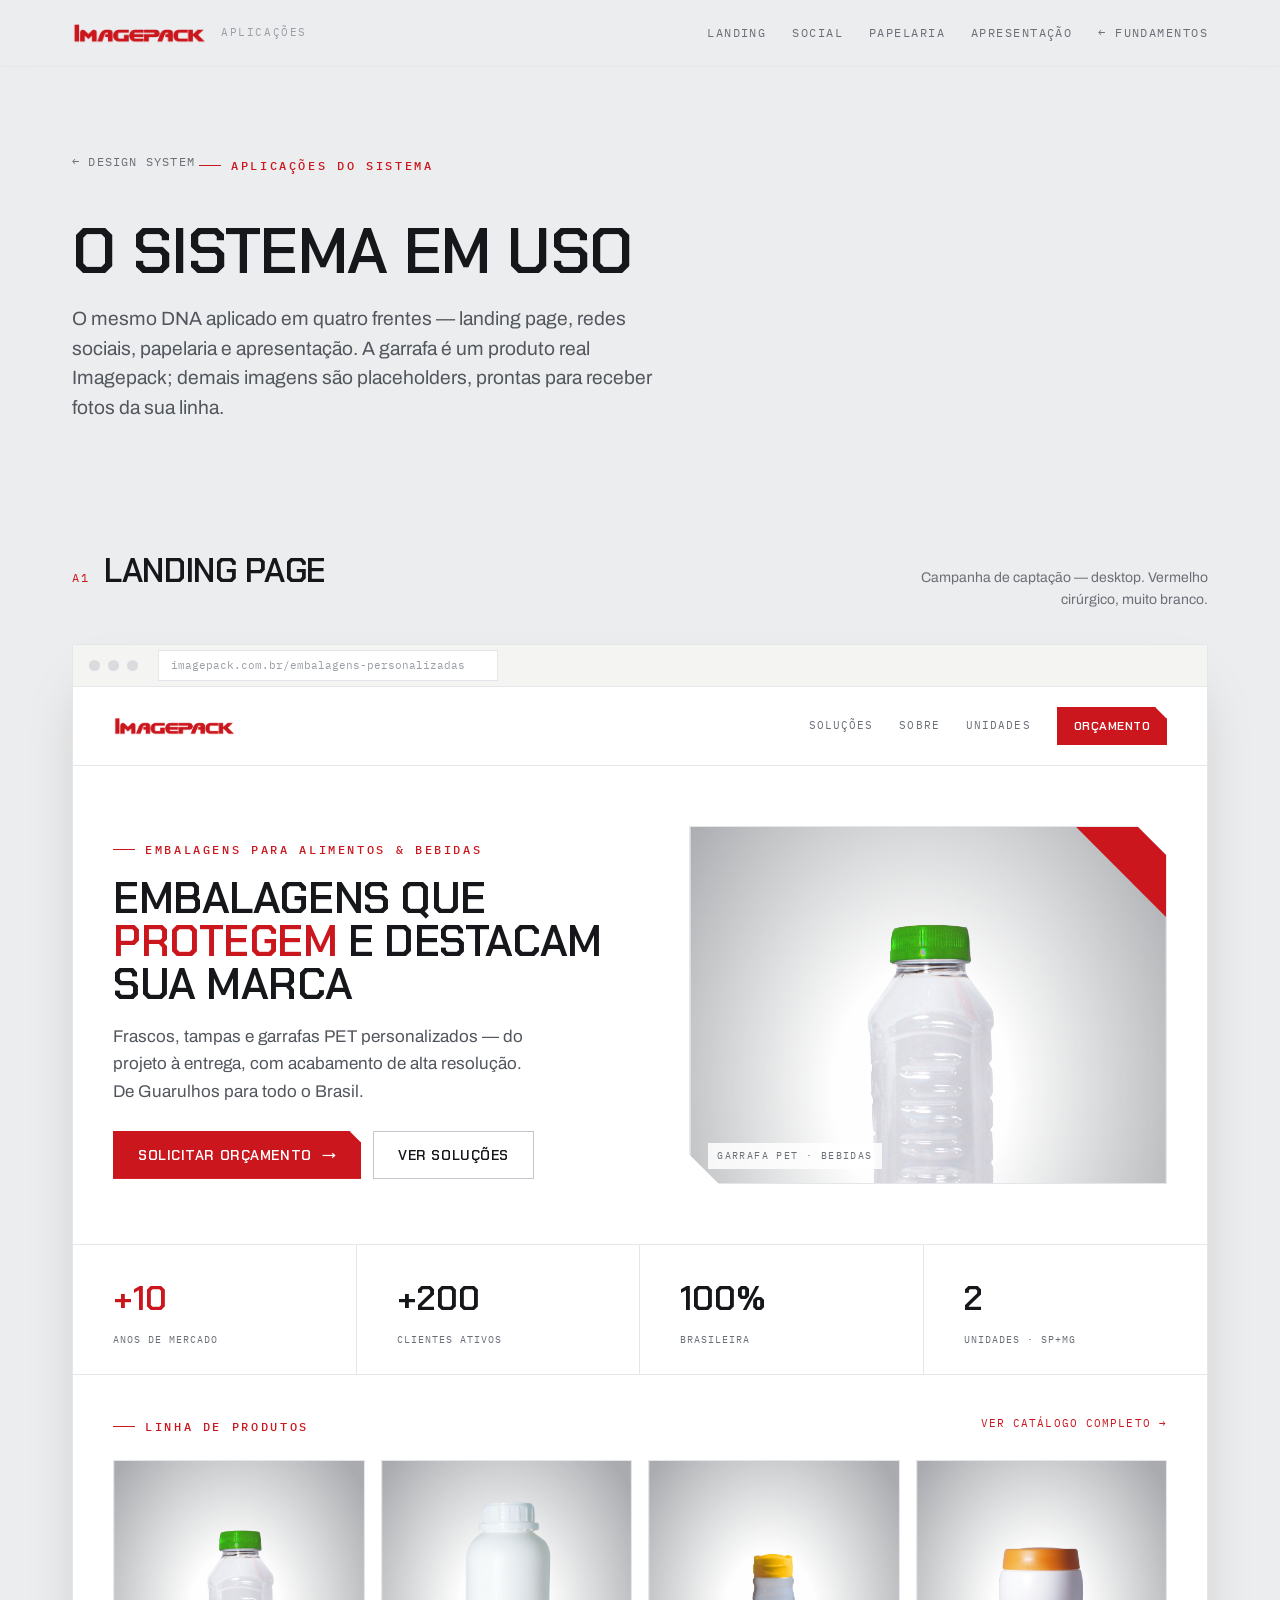
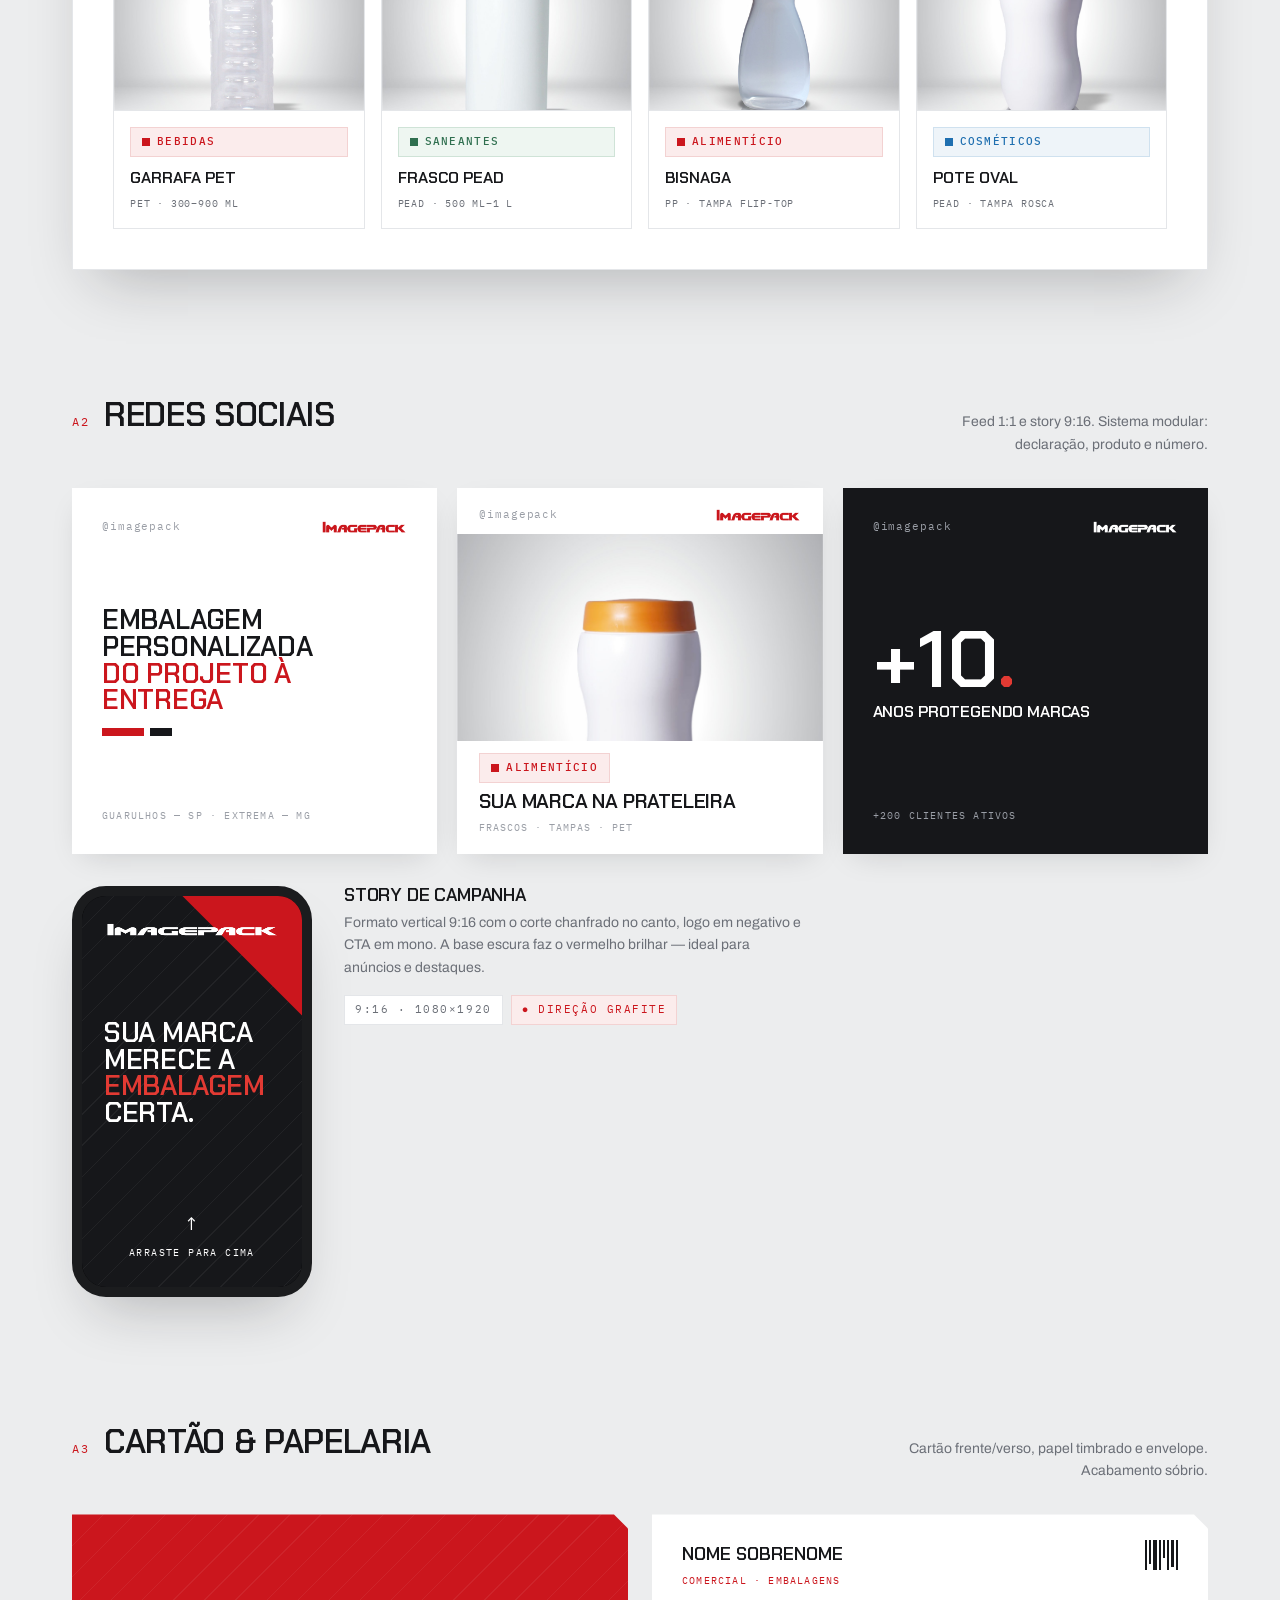
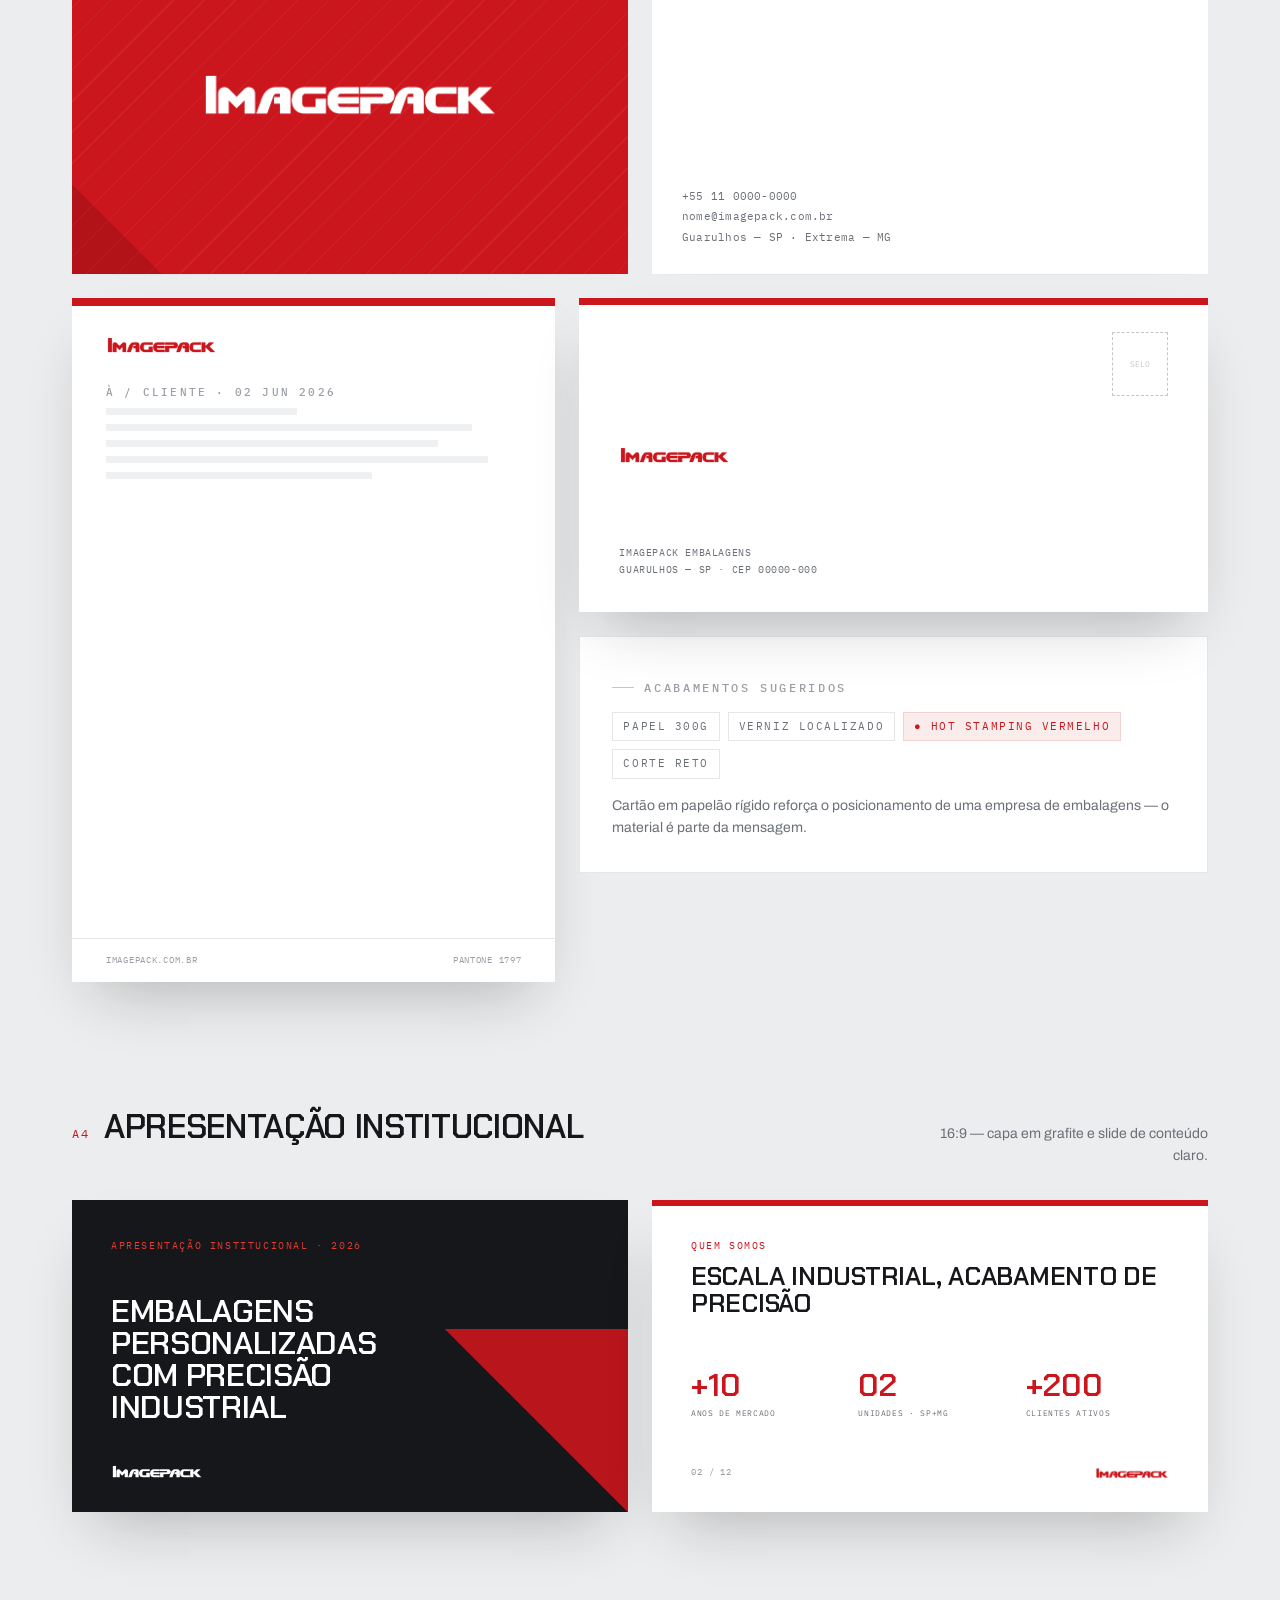
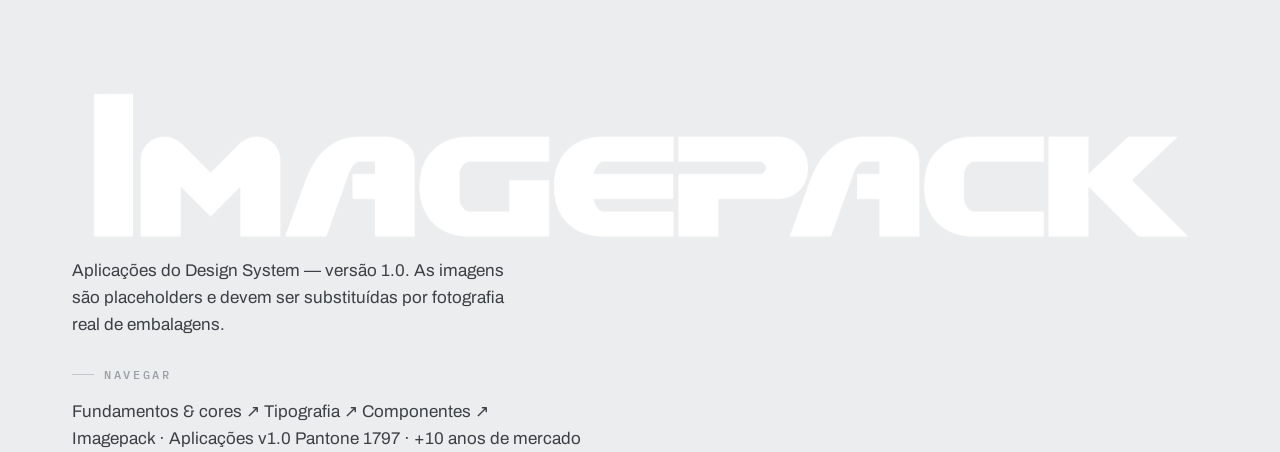
<file: aplicacoes.html>
<!DOCTYPE html>
<html lang="pt-BR">
<head>
<meta charset="utf-8">
<meta name="viewport" content="width=device-width, initial-scale=1">
<title>Imagepack — Aplicações</title>
<link rel="stylesheet" href="imagepack-ds.css">
<script src="brand/image-slot.js"></script>
<style>
body{background:#ECEDEE}
.nav{position:sticky;top:0;z-index:50;background:rgba(236,237,238,.85);backdrop-filter:blur(14px);border-bottom:1px solid var(--line)}
.nav .row{display:flex;align-items:center;justify-content:space-between;height:66px}
.nav .brand{display:flex;align-items:center;gap:14px}
.nav .brand img{height:22px}
.nav .brand .tag{border:0;background:transparent;padding:0;color:var(--slate-400)}
.nav .links{display:flex;gap:26px;font-family:var(--mono);font-size:12px;letter-spacing:.12em;text-transform:uppercase;color:var(--slate-500)}
.nav .links a:hover{color:var(--red)}
@media(max-width:880px){.nav .links{display:none}}

.pagehead{padding:var(--s20) 0 var(--s12)}
.pagehead h1{font-size:clamp(2.4rem,5vw,4rem);text-transform:uppercase;color:var(--ink);line-height:.98}
.pagehead .lead{max-width:54ch;margin-top:var(--s5)}

/* frame around each application mock */
.appsec{padding:var(--s16) 0}
.appsec > .wrap > .lab{display:flex;align-items:baseline;gap:14px;margin-bottom:var(--s8)}
.appsec .lab .n{font-family:var(--mono);font-size:12px;letter-spacing:.16em;color:var(--red);text-transform:uppercase}
.appsec .lab h2{font-size:clamp(1.5rem,2.6vw,2.2rem);text-transform:uppercase;color:var(--ink)}
.appsec .lab .d{font-family:var(--sans);color:var(--slate-500);font-size:14px;margin-left:auto;max-width:38ch;text-align:right}
@media(max-width:760px){.appsec .lab{flex-direction:column;gap:6px}.appsec .lab .d{text-align:left;margin-left:0}}

/* ---------- browser frame ---------- */
.browser{border:1px solid var(--line);background:#fff;box-shadow:var(--shadow-lg);overflow:hidden}
.browser .bar{height:42px;display:flex;align-items:center;gap:8px;padding:0 16px;border-bottom:1px solid var(--line);background:#F4F4F3}
.browser .bar .dot{width:11px;height:11px;border-radius:50%;background:#D9DBDE}
.browser .url{flex:1;margin-left:12px;max-width:340px;font-family:var(--mono);font-size:11px;color:var(--slate-400);background:#fff;border:1px solid var(--line);padding:6px 12px}

/* landing content */
.lp-nav{display:flex;align-items:center;justify-content:space-between;padding:20px 40px;border-bottom:1px solid var(--line)}
.lp-nav img{height:20px}
.lp-nav .menu{display:flex;gap:26px;font-family:var(--mono);font-size:11px;letter-spacing:.1em;text-transform:uppercase;color:var(--slate-500);align-items:center}
.lp-hero{display:grid;grid-template-columns:1.05fr .95fr;gap:48px;padding:60px 40px;align-items:center}
.lp-hero h2{font-size:clamp(2rem,3.4vw,3.2rem);text-transform:uppercase;color:var(--ink);line-height:.98}
.lp-hero h2 em{font-style:normal;color:var(--red)}
.lp-hero p{color:var(--slate-600);margin:18px 0 26px;max-width:42ch}
.lp-hero .kv-stage{position:relative;background:#fff;--cut:30px;aspect-ratio:4/3;overflow:hidden;border:1px solid var(--line)}
.lp-hero .kv-stage::before{content:"";position:absolute;top:0;right:0;width:90px;height:90px;background:var(--red);clip-path:polygon(100% 0,0 0,100% 100%);z-index:2}
.lp-hero .kv-stage img.prod{position:absolute;inset:0;width:100%;height:100%;object-fit:cover;object-position:center 30%}
.lp-hero .kv-stage .cap{position:absolute;bottom:14px;left:18px;z-index:3;font-family:var(--mono);font-size:10px;letter-spacing:.14em;color:var(--slate-500);text-transform:uppercase;background:rgba(255,255,255,.85);padding:5px 9px;white-space:nowrap}
.lp-strip{display:grid;grid-template-columns:repeat(4,1fr);border-top:1px solid var(--line)}
.lp-strip .s{padding:26px 40px;border-right:1px solid var(--line)}
.lp-strip .s:last-child{border-right:0}
.lp-strip .s .num{font-family:var(--display);font-weight:600;font-size:34px;color:var(--ink)}
.lp-strip .s .num em{font-style:normal;color:var(--red)}
.lp-strip .s .t{font-family:var(--mono);font-size:10px;letter-spacing:.1em;text-transform:uppercase;color:var(--slate-500);margin-top:6px}
@media(max-width:760px){.lp-hero{grid-template-columns:1fr;gap:28px;padding:32px 22px}.lp-nav{padding:16px 22px}.lp-nav .menu{display:none}.lp-strip{grid-template-columns:1fr 1fr}}

/* product line in landing */
.lp-products{padding:40px;border-top:1px solid var(--line)}
.lp-prod-head{display:flex;align-items:baseline;justify-content:space-between;margin-bottom:24px}
.lp-prod-all{font-family:var(--mono);font-size:11px;letter-spacing:.1em;text-transform:uppercase;color:var(--red)}
.prod-grid{display:grid;grid-template-columns:repeat(4,1fr);gap:16px}
.prod-card{border:1px solid var(--line);background:#fff;overflow:hidden;transition:.18s}
.prod-card:hover{box-shadow:var(--shadow-md);transform:translateY(-3px)}
.prod-img{aspect-ratio:1/1;background:#fff;overflow:hidden}
.prod-img img{width:100%;height:100%;object-fit:cover;object-position:center 30%}
.prod-body{padding:16px;display:flex;flex-direction:column;gap:6px;border-top:1px solid var(--line)}
.prod-name{font-family:var(--display);font-weight:600;text-transform:uppercase;font-size:16px;color:var(--ink);margin-top:2px}
.prod-spec{font-family:var(--mono);font-size:10px;letter-spacing:.08em;text-transform:uppercase;color:var(--slate-500)}
@media(max-width:760px){.lp-products{padding:24px 22px}.prod-grid{grid-template-columns:1fr 1fr}}

/* ---------- instagram ---------- */
.ig-grid{display:grid;grid-template-columns:repeat(3,1fr);gap:var(--s5)}
.ig{aspect-ratio:1/1;position:relative;overflow:hidden;box-shadow:var(--shadow-md);display:flex;flex-direction:column;justify-content:space-between;padding:30px}
.ig .top{display:flex;justify-content:space-between;align-items:center}
.ig .handle{font-family:var(--mono);font-size:11px;letter-spacing:.08em;text-transform:lowercase}
.ig .logo{height:14px}
.ig h3{font-family:var(--display);font-weight:600;text-transform:uppercase;line-height:.98;font-size:clamp(1.1rem,2.4vw,1.7rem)}
.ig .foot{font-family:var(--mono);font-size:10px;letter-spacing:.12em;text-transform:uppercase}
/* post 1 white */
.ig.p1{background:#fff}
.ig.p1 .handle{color:var(--slate-400)}
.ig.p1 h3{color:var(--ink)} .ig.p1 h3 em{font-style:normal;color:var(--red)}
.ig.p1 .foot{color:var(--slate-400)}
.ig.p1 .bars{display:flex;gap:6px;margin-top:14px}
.ig.p1 .bars i{height:8px;display:block}.ig.p1 .bars i:nth-child(1){width:42px;background:var(--red)}.ig.p1 .bars i:nth-child(2){width:22px;background:var(--ink)}
/* post 2 — product showcase (light, image-slot) */
.ig.p2{background:#fff;padding:0;overflow:hidden;justify-content:flex-start}
.ig.p2 .top{padding:18px 22px 10px;flex:none}
.ig.p2 .handle{color:var(--slate-400)}
.ig.p2 .ig-slot{flex:1 1 0%;width:100%;min-height:0;display:block;background:#fff;object-fit:cover;object-position:center 35%}
.ig.p2 .p2-cap{flex:none;padding:12px 22px 18px;display:flex;flex-direction:column;gap:8px;align-items:flex-start}
.ig.p2 h3{color:var(--ink);font-size:clamp(1rem,1.7vw,1.25rem);line-height:1.05}
.ig.p2 .p2-sub{font-family:var(--mono);font-size:10px;letter-spacing:.1em;text-transform:uppercase;color:var(--slate-400);white-space:nowrap}
/* post 3 dark stat */
.ig.p3{background:var(--ink)}
.ig.p3 .handle,.ig.p3 .foot{color:var(--slate-400)}
.ig.p3 .big{font-family:var(--display);font-weight:600;font-size:clamp(3rem,8vw,5rem);color:#fff;line-height:.9}
.ig.p3 .big em{font-style:normal;color:var(--red-bright)}
.ig.p3 h3{color:#fff;font-size:1rem;margin-top:8px}
@media(max-width:760px){.ig-grid{grid-template-columns:1fr 1fr}.ig{padding:22px}}

.story-row{display:flex;gap:var(--s8);margin-top:var(--s8);align-items:flex-start;flex-wrap:wrap}
.phone{width:240px;flex:none;border:10px solid #1b1c1e;border-radius:34px;overflow:hidden;box-shadow:var(--shadow-lg);background:#000}
.story{aspect-ratio:9/16;position:relative;background:var(--ink);display:flex;flex-direction:column;justify-content:space-between;padding:26px 22px;overflow:hidden}
.story::before{content:"";position:absolute;inset:0;background:repeating-linear-gradient(135deg,rgba(255,255,255,.05) 0 1px,transparent 1px 22px)}
.story > *{position:relative}
.story .chamfer{position:absolute;top:0;right:0;width:120px;height:120px;background:var(--red);--cut:40px;clip-path:polygon(100% 0,100% 100%,0 0)}
.story .logo{height:15px}
.story h3{font-family:var(--display);text-transform:uppercase;color:#fff;font-size:1.7rem;line-height:.98}
.story h3 em{font-style:normal;color:var(--red-bright)}
.story .cta{font-family:var(--mono);font-size:10px;letter-spacing:.14em;text-transform:uppercase;color:#fff;display:flex;flex-direction:column;align-items:center;gap:6px}
.story .cta .arrow{font-size:18px}
.story-note{flex:1;min-width:240px;max-width:46ch}
.story-note h4{font-size:18px;text-transform:uppercase;margin-bottom:8px}
.story-note p{color:var(--slate-500);font-size:14px}

/* ---------- papelaria ---------- */
.cards-row{display:grid;grid-template-columns:1fr 1fr;gap:var(--s6)}
.bcard{aspect-ratio:85/55;position:relative;overflow:hidden;box-shadow:var(--shadow-lg)}
.bcard.front{background:var(--red);display:flex;align-items:center;justify-content:center}
.bcard.front::before{content:"";position:absolute;inset:0;background:repeating-linear-gradient(135deg,rgba(255,255,255,.06) 0 1px,transparent 1px 22px)}
.bcard.front .chamf{position:absolute;bottom:0;left:0;width:90px;height:90px;background:rgba(0,0,0,.12);clip-path:polygon(0 100%,0 0,100% 100%)}
.bcard.front img{width:54%;position:relative}
.bcard.back{background:#fff;padding:26px 30px;display:flex;flex-direction:column;justify-content:space-between}
.bcard.back .who{font-family:var(--display);text-transform:uppercase;color:var(--ink);font-weight:600;font-size:18px}
.bcard.back .role{font-family:var(--mono);font-size:10px;letter-spacing:.12em;text-transform:uppercase;color:var(--red);margin-top:4px}
.bcard.back .info{font-family:var(--mono);font-size:11px;color:var(--slate-500);line-height:1.9;letter-spacing:.02em}
.bcard.back .barcode{position:absolute;top:26px;right:30px;display:flex;gap:2px;height:30px;align-items:stretch}
.bcard.back .barcode i{width:2px;background:var(--ink)}
@media(max-width:760px){.cards-row{grid-template-columns:1fr}}

.letter-row{display:grid;grid-template-columns:1fr 1.3fr;gap:var(--s6);margin-top:var(--s6);align-items:start}
.letter{aspect-ratio:1/1.414;background:#fff;box-shadow:var(--shadow-lg);display:flex;flex-direction:column;overflow:hidden}
.letter .lh{height:8px;background:var(--red)}
.letter .lbody{padding:30px 34px;flex:1;display:flex;flex-direction:column}
.letter .lbody img{height:18px;width:auto;align-self:flex-start;margin-bottom:30px}
.letter .lbody .lines{display:flex;flex-direction:column;gap:9px;margin-top:6px}
.letter .lbody .lines i{height:7px;background:var(--mist);display:block}
.letter .lbody .lines i:nth-child(1){width:46%}.letter .lbody .lines i:nth-child(2){width:88%}.letter .lbody .lines i:nth-child(3){width:80%}.letter .lbody .lines i:nth-child(4){width:92%}.letter .lbody .lines i:nth-child(5){width:64%}
.letter .lf{margin-top:auto;padding:14px 34px;border-top:1px solid var(--line);font-family:var(--mono);font-size:9px;letter-spacing:.08em;text-transform:uppercase;color:var(--slate-400);display:flex;justify-content:space-between}
.env{aspect-ratio:1/0.5;background:#fff;box-shadow:var(--shadow-lg);position:relative;overflow:hidden;display:flex;align-items:center;padding:0 40px}
.env .lh{position:absolute;top:0;left:0;right:0;height:7px;background:var(--red)}
.env img{height:18px;width:auto;flex:none}
.env .ret{position:absolute;left:40px;bottom:34px;font-family:var(--mono);font-size:10px;letter-spacing:.06em;color:var(--slate-500);line-height:1.7;text-transform:uppercase}
.env .stamp{position:absolute;top:34px;right:40px;width:56px;height:64px;border:1px dashed var(--slate-300);display:flex;align-items:center;justify-content:center;color:var(--slate-300);font-family:var(--mono);font-size:8px;text-align:center;text-transform:uppercase}
@media(max-width:760px){.letter-row{grid-template-columns:1fr}}

/* ---------- presentation ---------- */
.slides-row{display:grid;grid-template-columns:1fr 1fr;gap:var(--s6)}
.slide{aspect-ratio:16/9;position:relative;overflow:hidden;box-shadow:var(--shadow-lg);padding:7% 7% 6%;display:flex;flex-direction:column}
.slide .topbar{position:absolute;top:0;left:0;right:0;height:6px;background:var(--red);z-index:3}
.slide.title{background:var(--ink);justify-content:space-between}
.slide.title::after{content:"";position:absolute;right:-50px;bottom:-50px;width:42%;aspect-ratio:1;background:var(--red);clip-path:polygon(0 0,100% 0,100% 100%);opacity:.9}
.slide.title .eb{font-family:var(--mono);font-size:10px;letter-spacing:.16em;text-transform:uppercase;color:var(--red-bright)}
.slide.title h3{font-family:var(--display);text-transform:uppercase;color:#fff;font-size:clamp(1.1rem,2.5vw,2rem);line-height:1;max-width:15ch;position:relative;z-index:2}
.slide.title img{height:15px;width:auto;align-self:flex-start;position:relative;z-index:2}
.slide.content{background:#fff;justify-content:flex-start}
.slide.content .eb{font-family:var(--mono);font-size:10px;letter-spacing:.16em;text-transform:uppercase;color:var(--red);margin-bottom:10px}
.slide.content h3{font-family:var(--display);text-transform:uppercase;color:var(--ink);font-size:clamp(1.05rem,2.1vw,1.6rem);line-height:1.02;margin-bottom:auto}
.slide.content .cols{display:grid;grid-template-columns:1fr 1fr 1fr;gap:5%;margin-top:22px}
.slide.content .cols .c .cn{font-family:var(--display);font-weight:600;font-size:clamp(1.4rem,3.4vw,2rem);color:var(--red);line-height:1}
.slide.content .cols .c .ct{font-family:var(--mono);font-size:8px;letter-spacing:.08em;text-transform:uppercase;color:var(--slate-500);margin-top:6px}
.slide.content .foot{display:flex;justify-content:space-between;align-items:flex-end;margin-top:auto;padding-top:14px}
.slide.content .foot .pg{font-family:var(--mono);font-size:9px;letter-spacing:.1em;color:var(--slate-400);text-transform:uppercase;white-space:nowrap}
.slide.content img{height:12px}
@media(max-width:760px){.slides-row{grid-template-columns:1fr}}

.backlink{display:inline-flex;align-items:center;gap:8px;font-family:var(--mono);font-size:12px;letter-spacing:.1em;text-transform:uppercase;color:var(--slate-500);margin-bottom:var(--s8)}
.backlink:hover{color:var(--red)}
.endspace{height:var(--s24)}
</style>
</head>
<body>

<template id="__bundler_thumbnail">
<svg xmlns="http://www.w3.org/2000/svg" viewBox="0 0 100 100">
  <rect width="100" height="100" fill="#CB161D"/>
  <rect x="30" y="46.5" width="40" height="7" fill="#ffffff"/>
  <text x="50" y="38" font-family="Arial, sans-serif" font-weight="700" font-size="13" fill="#ffffff" text-anchor="middle" letter-spacing="1">IP</text>
  <text x="50" y="70" font-family="monospace" font-size="6" fill="#ffffff" text-anchor="middle" letter-spacing="1">APLICAÇÕES</text>
</svg>
</template>

<nav class="nav">
  <div class="wrap row">
    <div class="brand">
      <img src="brand/logo-red.png" alt="Imagepack">
      <span class="tag mono">Aplicações</span>
    </div>
    <div class="links">
      <a href="#landing">Landing</a>
      <a href="#social">Social</a>
      <a href="#papelaria">Papelaria</a>
      <a href="#apresentacao">Apresentação</a>
      <a href="index.html">← Fundamentos</a>
    </div>
  </div>
</nav>

<header class="pagehead">
  <div class="wrap">
    <a class="backlink" href="index.html">← Design System</a>
    <span class="eyebrow">Aplicações do sistema</span>
    <h1 style="margin-top:18px">O sistema em uso</h1>
    <p class="lead">O mesmo DNA aplicado em quatro frentes — landing page, redes sociais, papelaria e apresentação. A garrafa é um produto real Imagepack; demais imagens são placeholders, prontas para receber fotos da sua linha.</p>
  </div>
</header>

<!-- ===================== LANDING ===================== -->
<section class="appsec" id="landing">
  <div class="wrap">
    <div class="lab"><span class="n">A1</span><h2>Landing page</h2><span class="d">Campanha de captação — desktop. Vermelho cirúrgico, muito branco.</span></div>
    <div class="browser">
      <div class="bar"><span class="dot"></span><span class="dot"></span><span class="dot"></span><span class="url">imagepack.com.br/embalagens-personalizadas</span></div>
      <div class="lp-nav">
        <img src="brand/logo-red.png" alt="Imagepack">
        <div class="menu"><span>Soluções</span><span>Sobre</span><span>Unidades</span><button class="btn cut" style="padding:10px 16px;font-size:12px">Orçamento</button></div>
      </div>
      <div class="lp-hero">
        <div>
          <span class="eyebrow">Embalagens para alimentos & bebidas</span>
          <h2 style="margin-top:18px">Embalagens que <em>protegem</em> e destacam sua marca</h2>
          <p>Frascos, tampas e garrafas PET personalizados — do projeto à entrega, com acabamento de alta resolução. De Guarulhos para todo o Brasil.</p>
          <div style="display:flex;gap:12px;flex-wrap:wrap"><button class="btn cut btn-arrow">Solicitar orçamento</button><button class="btn btn-ghost">Ver soluções</button></div>
        </div>
        <div class="kv-stage cut-tr-bl">
          <img class="prod" src="brand/prod-bebida.jpg" alt="Garrafa PET Imagepack">
          <span class="cap">Garrafa PET · Bebidas</span>
        </div>
      </div>
      <div class="lp-strip">
        <div class="s"><div class="num"><em>+10</em></div><div class="t">Anos de mercado</div></div>
        <div class="s"><div class="num">+200</div><div class="t">Clientes ativos</div></div>
        <div class="s"><div class="num">100%</div><div class="t">Brasileira</div></div>
        <div class="s"><div class="num">2</div><div class="t">Unidades · SP+MG</div></div>
      </div>

      <!-- product line inside landing -->
      <div class="lp-products">
        <div class="lp-prod-head">
          <span class="eyebrow">Linha de produtos</span>
          <a class="lp-prod-all" href="#">Ver catálogo completo →</a>
        </div>
        <div class="prod-grid">
          <div class="prod-card">
            <div class="prod-img"><img src="brand/prod-bebida.jpg" alt="Garrafa PET"></div>
            <div class="prod-body"><span class="seg food">Bebidas</span><div class="prod-name">Garrafa PET</div><div class="prod-spec">PET · 300–900 ml</div></div>
          </div>
          <div class="prod-card">
            <div class="prod-img"><img src="brand/prod-frasco.jpg" alt="Frasco PEAD"></div>
            <div class="prod-body"><span class="seg chem">Saneantes</span><div class="prod-name">Frasco PEAD</div><div class="prod-spec">PEAD · 500 ml–1 L</div></div>
          </div>
          <div class="prod-card">
            <div class="prod-img"><img src="brand/prod-bisnaga.jpg" alt="Bisnaga"></div>
            <div class="prod-body"><span class="seg food">Alimentício</span><div class="prod-name">Bisnaga</div><div class="prod-spec">PP · tampa flip-top</div></div>
          </div>
          <div class="prod-card">
            <div class="prod-img"><img src="brand/prod-pote.jpg" alt="Pote"></div>
            <div class="prod-body"><span class="seg disp">Cosméticos</span><div class="prod-name">Pote oval</div><div class="prod-spec">PEAD · tampa rosca</div></div>
          </div>
        </div>
      </div>
    </div>
  </div>
</section>

<!-- ===================== SOCIAL ===================== -->
<section class="appsec" id="social">
  <div class="wrap">
    <div class="lab"><span class="n">A2</span><h2>Redes sociais</h2><span class="d">Feed 1:1 e story 9:16. Sistema modular: declaração, produto e número.</span></div>
    <div class="ig-grid">
      <div class="ig p1">
        <div class="top"><span class="handle">@imagepack</span><img class="logo" src="brand/logo-red.png" alt=""></div>
        <div>
          <h3>Embalagem<br>personalizada<br><em>do projeto à entrega</em></h3>
          <div class="bars"><i></i><i></i></div>
        </div>
        <span class="foot">Guarulhos — SP · Extrema — MG</span>
      </div>
      <div class="ig p2">
        <div class="top"><span class="handle">@imagepack</span><img class="logo" src="brand/logo-red.png" alt=""></div>
        <img class="ig-slot" src="brand/prod-pote.jpg" alt="Pote Imagepack">
        <div class="p2-cap"><span class="seg food">Alimentício</span><h3>Sua marca na prateleira</h3><span class="p2-sub">Frascos · tampas · PET</span></div>
      </div>
      <div class="ig p3">
        <div class="top"><span class="handle">@imagepack</span><img class="logo" src="brand/logo-white.png" alt=""></div>
        <div><div class="big">+10<em>.</em></div><h3>anos protegendo marcas</h3></div>
        <span class="foot">+200 clientes ativos</span>
      </div>
    </div>

    <div class="story-row">
      <div class="phone">
        <div class="story">
          <div class="chamfer"></div>
          <img class="logo" src="brand/logo-white.png" alt="">
          <h3>Sua marca<br>merece a <em>embalagem</em><br>certa.</h3>
          <div class="cta"><span class="arrow">↑</span><span>Arraste para cima</span></div>
        </div>
      </div>
      <div class="story-note">
        <h4>Story de campanha</h4>
        <p>Formato vertical 9:16 com o corte chanfrado no canto, logo em negativo e CTA em mono. A base escura faz o vermelho brilhar — ideal para anúncios e destaques.</p>
        <div style="display:flex;gap:8px;margin-top:16px"><span class="tag">9:16 · 1080×1920</span><span class="tag red">● Direção Grafite</span></div>
      </div>
    </div>
  </div>
</section>

<!-- ===================== PAPELARIA ===================== -->
<section class="appsec" id="papelaria">
  <div class="wrap">
    <div class="lab"><span class="n">A3</span><h2>Cartão & papelaria</h2><span class="d">Cartão frente/verso, papel timbrado e envelope. Acabamento sóbrio.</span></div>
    <div class="cards-row">
      <div class="bcard front cut-tr"><div class="chamf"></div><img src="brand/logo-white.png" alt=""></div>
      <div class="bcard back cut-tr">
        <div class="barcode"><i style="height:100%"></i><i style="height:80%"></i><i style="width:4px"></i><i style="height:100%"></i><i style="height:60%"></i><i></i><i style="width:3px;height:90%"></i><i style="height:100%"></i></div>
        <div><div class="who">Nome Sobrenome</div><div class="role">Comercial · Embalagens</div></div>
        <div class="info">+55 11 0000-0000<br>nome@imagepack.com.br<br>Guarulhos — SP · Extrema — MG</div>
      </div>
    </div>

    <div class="letter-row">
      <div class="letter">
        <div class="lh"></div>
        <div class="lbody">
          <img src="brand/logo-red.png" alt="">
          <div class="kicker">À / Cliente · 02 jun 2026</div>
          <div class="lines"><i></i><i></i><i></i><i></i><i></i></div>
        </div>
        <div class="lf"><span>imagepack.com.br</span><span>Pantone 1797</span></div>
      </div>
      <div>
        <div class="env">
          <div class="lh"></div>
          <img src="brand/logo-red.png" alt="">
          <div class="ret">Imagepack Embalagens<br>Guarulhos — SP · CEP 00000-000</div>
          <div class="stamp">Selo</div>
        </div>
        <div class="card" style="margin-top:var(--s6)">
          <span class="eyebrow slate">Acabamentos sugeridos</span>
          <div style="display:flex;gap:8px;flex-wrap:wrap;margin-top:14px">
            <span class="tag">Papel 300g</span><span class="tag">Verniz localizado</span><span class="tag red">● Hot stamping vermelho</span><span class="tag">Corte reto</span>
          </div>
          <p class="muted" style="font-size:14px;margin:16px 0 0">Cartão em papelão rígido reforça o posicionamento de uma empresa de embalagens — o material é parte da mensagem.</p>
        </div>
      </div>
    </div>
  </div>
</section>

<!-- ===================== APRESENTAÇÃO ===================== -->
<section class="appsec" id="apresentacao">
  <div class="wrap">
    <div class="lab"><span class="n">A4</span><h2>Apresentação institucional</h2><span class="d">16:9 — capa em grafite e slide de conteúdo claro.</span></div>
    <div class="slides-row">
      <div class="slide title">
        <span class="eb">Apresentação institucional · 2026</span>
        <h3>Embalagens personalizadas com precisão industrial</h3>
        <img src="brand/logo-white.png" alt="">
      </div>
      <div class="slide content">
        <div class="topbar"></div>
        <span class="eb">Quem somos</span>
        <h3>Escala industrial, acabamento de precisão</h3>
        <div class="cols">
          <div class="c"><div class="cn">+10</div><div class="ct">Anos de mercado</div></div>
          <div class="c"><div class="cn">02</div><div class="ct">Unidades · SP+MG</div></div>
          <div class="c"><div class="cn">+200</div><div class="ct">Clientes ativos</div></div>
        </div>
        <div class="foot"><span class="pg">02 / 12</span><img src="brand/logo-red.png" alt=""></div>
      </div>
    </div>
  </div>
</section>

<div class="endspace"></div>

<footer class="foot">
  <div class="wrap">
    <div class="grid2">
      <div>
        <img class="lg" src="brand/logo-white.png" alt="Imagepack">
        <p style="max-width:46ch">Aplicações do Design System — versão 1.0. As imagens são placeholders e devem ser substituídas por fotografia real de embalagens.</p>
      </div>
      <div>
        <span class="eyebrow slate" style="margin-bottom:14px;display:inline-flex">Navegar</span>
        <div class="applink">
          <a href="index.html#cores">Fundamentos & cores <span>↗</span></a>
          <a href="index.html#tipografia">Tipografia <span>↗</span></a>
          <a href="index.html#componentes">Componentes <span>↗</span></a>
        </div>
      </div>
    </div>
    <div class="legal">
      <span>Imagepack · Aplicações v1.0</span>
      <span>Pantone 1797 · +10 anos de mercado</span>
    </div>
  </div>
</footer>

</body>
</html>
</file>
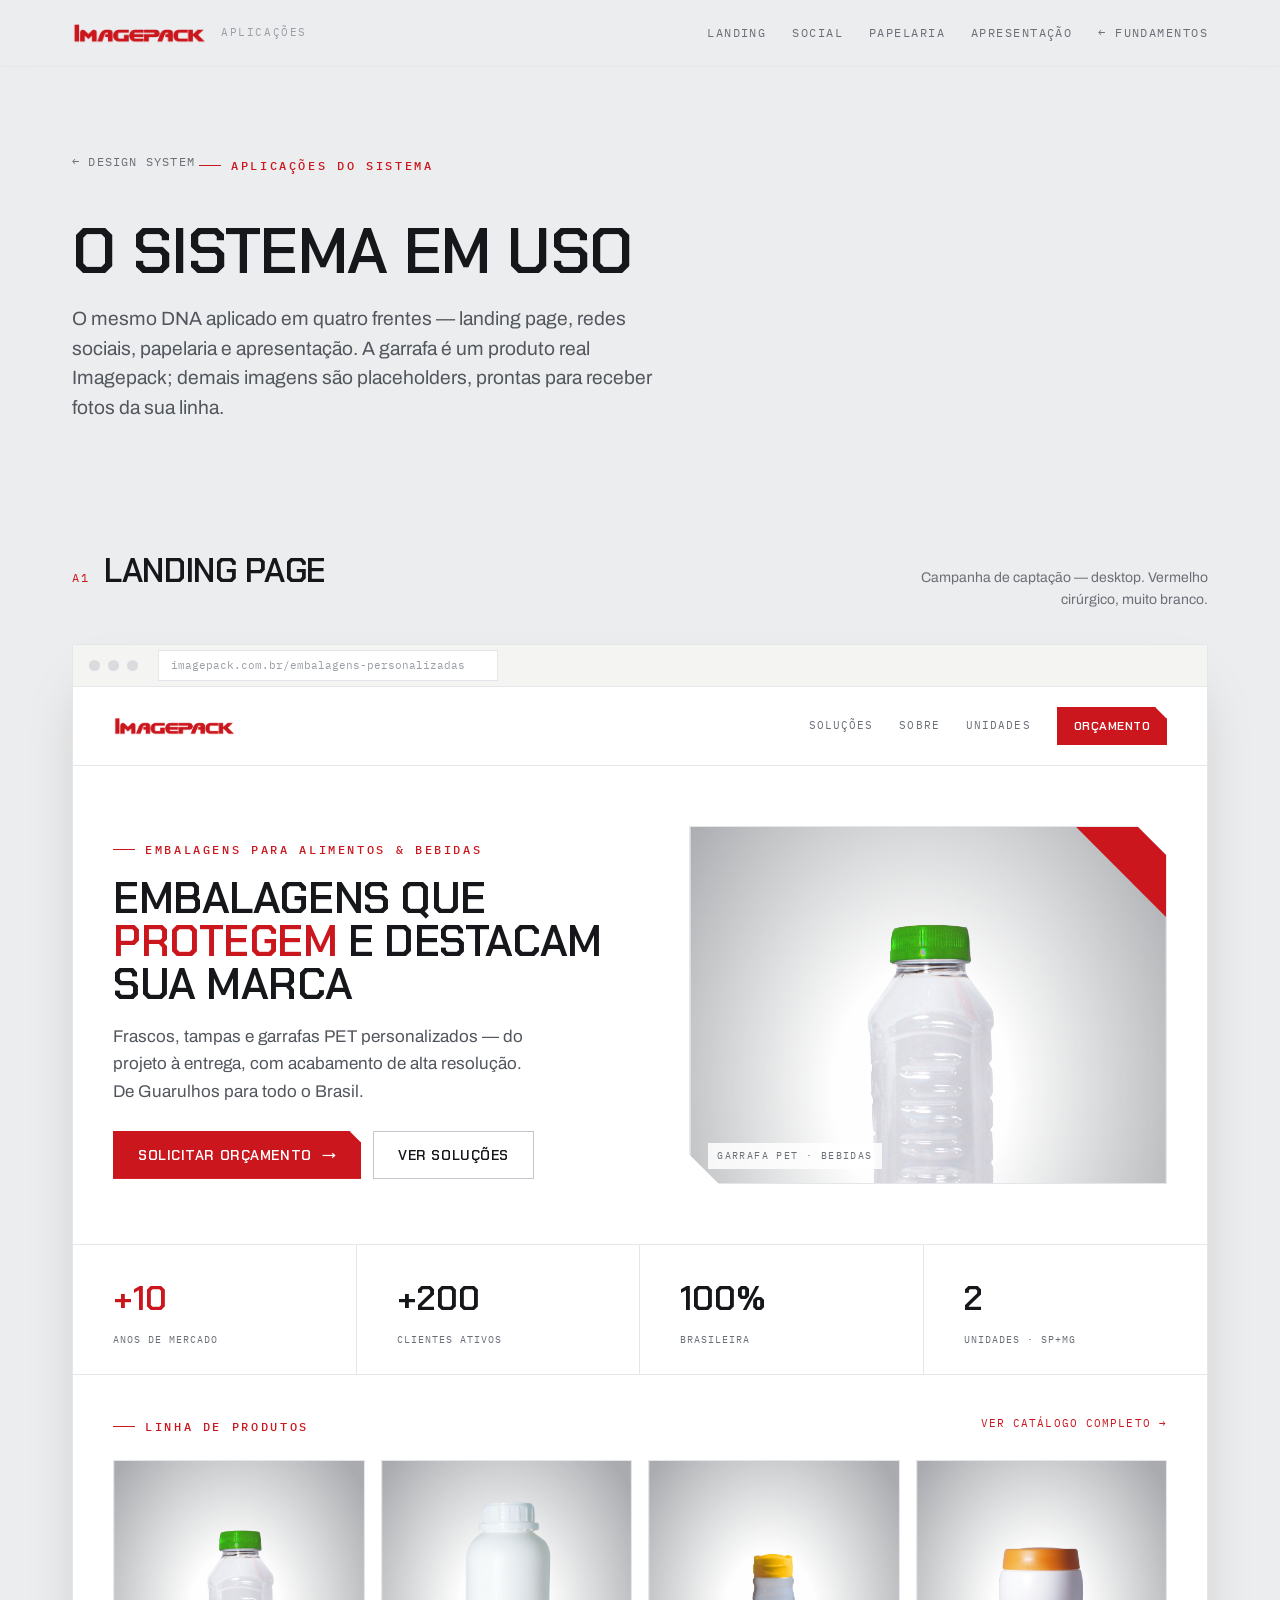
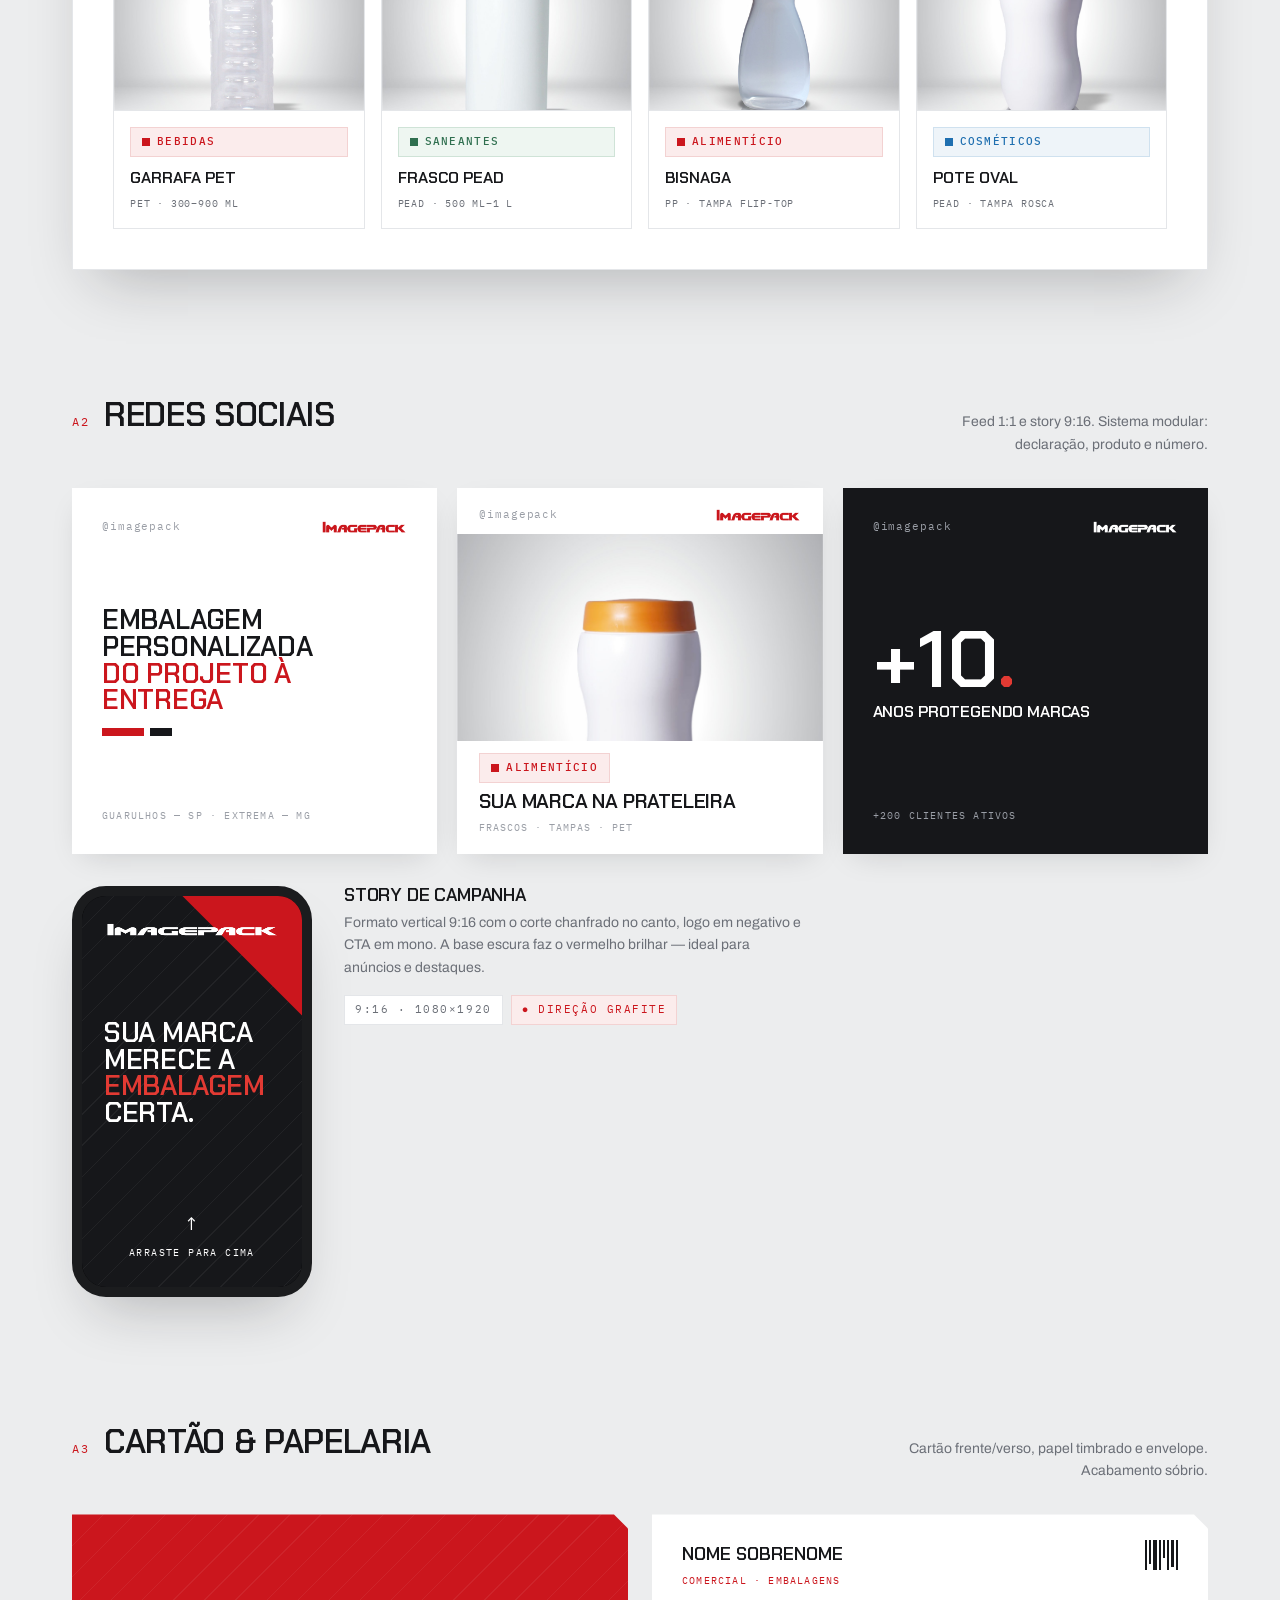
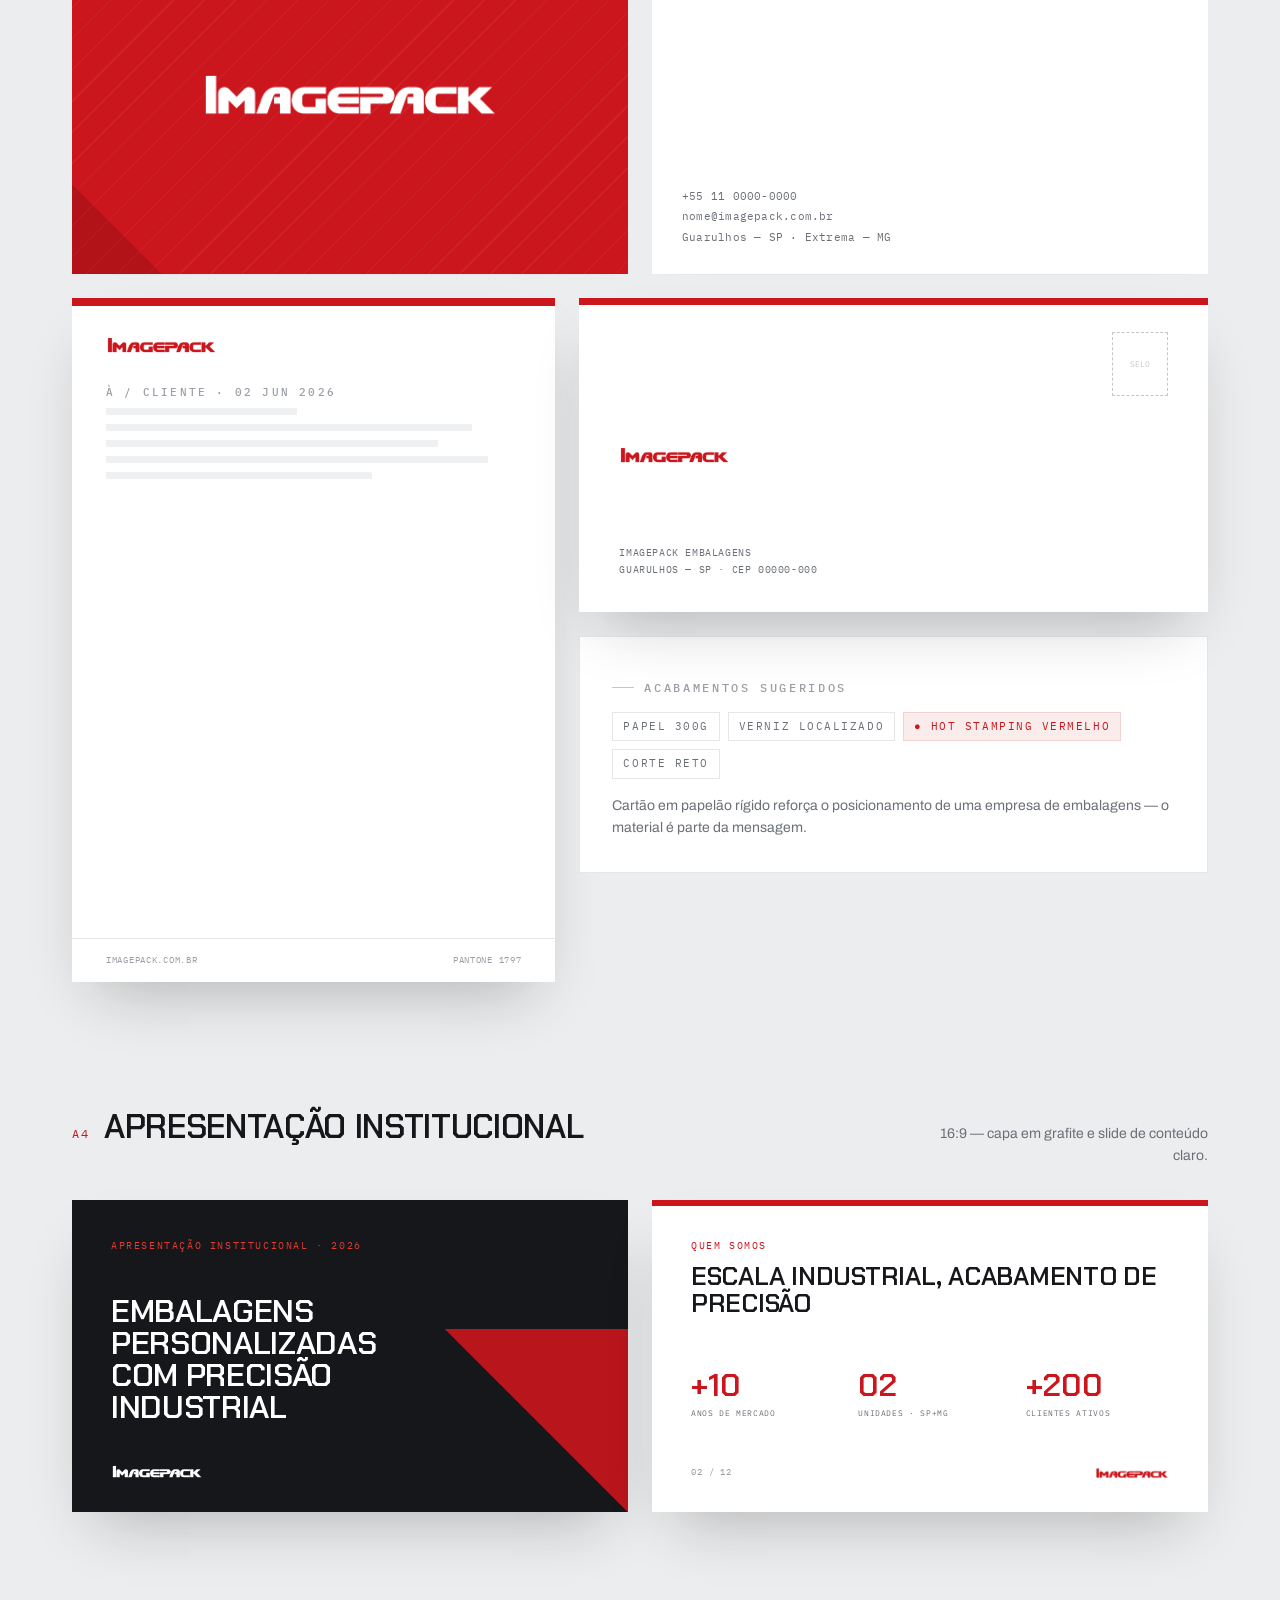
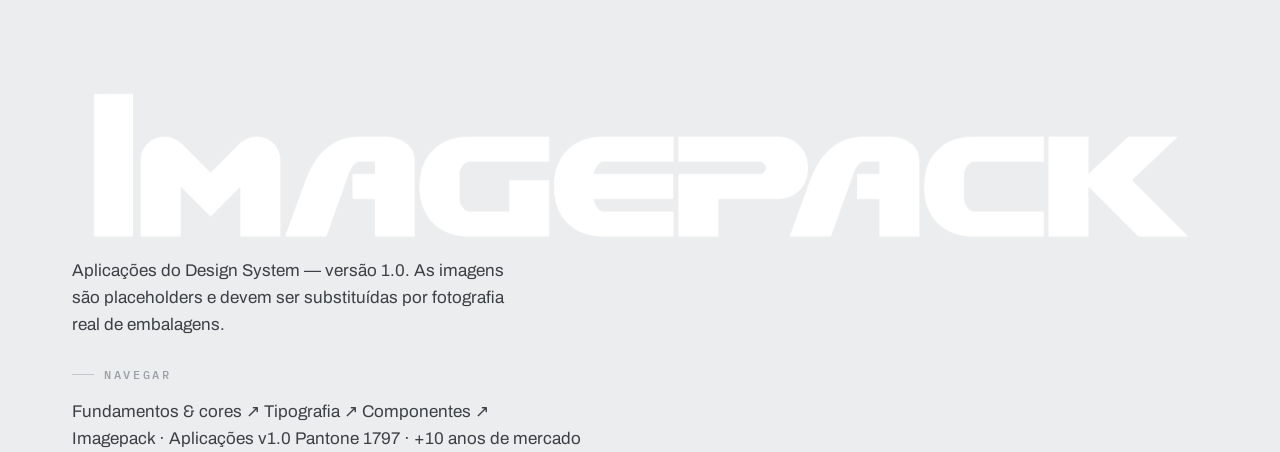
<file: project/Aplicações.html>
<!DOCTYPE html>
<html lang="pt-BR">
<head>
<meta charset="utf-8">
<meta name="viewport" content="width=device-width, initial-scale=1">
<title>Imagepack — Aplicações</title>
<link rel="stylesheet" href="imagepack-ds.css">
<script src="brand/image-slot.js"></script>
<style>
body{background:#ECEDEE}
.nav{position:sticky;top:0;z-index:50;background:rgba(236,237,238,.85);backdrop-filter:blur(14px);border-bottom:1px solid var(--line)}
.nav .row{display:flex;align-items:center;justify-content:space-between;height:66px}
.nav .brand{display:flex;align-items:center;gap:14px}
.nav .brand img{height:22px}
.nav .brand .tag{border:0;background:transparent;padding:0;color:var(--slate-400)}
.nav .links{display:flex;gap:26px;font-family:var(--mono);font-size:12px;letter-spacing:.12em;text-transform:uppercase;color:var(--slate-500)}
.nav .links a:hover{color:var(--red)}
@media(max-width:880px){.nav .links{display:none}}

.pagehead{padding:var(--s20) 0 var(--s12)}
.pagehead h1{font-size:clamp(2.4rem,5vw,4rem);text-transform:uppercase;color:var(--ink);line-height:.98}
.pagehead .lead{max-width:54ch;margin-top:var(--s5)}

/* frame around each application mock */
.appsec{padding:var(--s16) 0}
.appsec > .wrap > .lab{display:flex;align-items:baseline;gap:14px;margin-bottom:var(--s8)}
.appsec .lab .n{font-family:var(--mono);font-size:12px;letter-spacing:.16em;color:var(--red);text-transform:uppercase}
.appsec .lab h2{font-size:clamp(1.5rem,2.6vw,2.2rem);text-transform:uppercase;color:var(--ink)}
.appsec .lab .d{font-family:var(--sans);color:var(--slate-500);font-size:14px;margin-left:auto;max-width:38ch;text-align:right}
@media(max-width:760px){.appsec .lab{flex-direction:column;gap:6px}.appsec .lab .d{text-align:left;margin-left:0}}

/* ---------- browser frame ---------- */
.browser{border:1px solid var(--line);background:#fff;box-shadow:var(--shadow-lg);overflow:hidden}
.browser .bar{height:42px;display:flex;align-items:center;gap:8px;padding:0 16px;border-bottom:1px solid var(--line);background:#F4F4F3}
.browser .bar .dot{width:11px;height:11px;border-radius:50%;background:#D9DBDE}
.browser .url{flex:1;margin-left:12px;max-width:340px;font-family:var(--mono);font-size:11px;color:var(--slate-400);background:#fff;border:1px solid var(--line);padding:6px 12px}

/* landing content */
.lp-nav{display:flex;align-items:center;justify-content:space-between;padding:20px 40px;border-bottom:1px solid var(--line)}
.lp-nav img{height:20px}
.lp-nav .menu{display:flex;gap:26px;font-family:var(--mono);font-size:11px;letter-spacing:.1em;text-transform:uppercase;color:var(--slate-500);align-items:center}
.lp-hero{display:grid;grid-template-columns:1.05fr .95fr;gap:48px;padding:60px 40px;align-items:center}
.lp-hero h2{font-size:clamp(2rem,3.4vw,3.2rem);text-transform:uppercase;color:var(--ink);line-height:.98}
.lp-hero h2 em{font-style:normal;color:var(--red)}
.lp-hero p{color:var(--slate-600);margin:18px 0 26px;max-width:42ch}
.lp-hero .kv-stage{position:relative;background:#fff;--cut:30px;aspect-ratio:4/3;overflow:hidden;border:1px solid var(--line)}
.lp-hero .kv-stage::before{content:"";position:absolute;top:0;right:0;width:90px;height:90px;background:var(--red);clip-path:polygon(100% 0,0 0,100% 100%);z-index:2}
.lp-hero .kv-stage img.prod{position:absolute;inset:0;width:100%;height:100%;object-fit:cover;object-position:center 30%}
.lp-hero .kv-stage .cap{position:absolute;bottom:14px;left:18px;z-index:3;font-family:var(--mono);font-size:10px;letter-spacing:.14em;color:var(--slate-500);text-transform:uppercase;background:rgba(255,255,255,.85);padding:5px 9px;white-space:nowrap}
.lp-strip{display:grid;grid-template-columns:repeat(4,1fr);border-top:1px solid var(--line)}
.lp-strip .s{padding:26px 40px;border-right:1px solid var(--line)}
.lp-strip .s:last-child{border-right:0}
.lp-strip .s .num{font-family:var(--display);font-weight:600;font-size:34px;color:var(--ink)}
.lp-strip .s .num em{font-style:normal;color:var(--red)}
.lp-strip .s .t{font-family:var(--mono);font-size:10px;letter-spacing:.1em;text-transform:uppercase;color:var(--slate-500);margin-top:6px}
@media(max-width:760px){.lp-hero{grid-template-columns:1fr;gap:28px;padding:32px 22px}.lp-nav{padding:16px 22px}.lp-nav .menu{display:none}.lp-strip{grid-template-columns:1fr 1fr}}

/* product line in landing */
.lp-products{padding:40px;border-top:1px solid var(--line)}
.lp-prod-head{display:flex;align-items:baseline;justify-content:space-between;margin-bottom:24px}
.lp-prod-all{font-family:var(--mono);font-size:11px;letter-spacing:.1em;text-transform:uppercase;color:var(--red)}
.prod-grid{display:grid;grid-template-columns:repeat(4,1fr);gap:16px}
.prod-card{border:1px solid var(--line);background:#fff;overflow:hidden;transition:.18s}
.prod-card:hover{box-shadow:var(--shadow-md);transform:translateY(-3px)}
.prod-img{aspect-ratio:1/1;background:#fff;overflow:hidden}
.prod-img img{width:100%;height:100%;object-fit:cover;object-position:center 30%}
.prod-body{padding:16px;display:flex;flex-direction:column;gap:6px;border-top:1px solid var(--line)}
.prod-name{font-family:var(--display);font-weight:600;text-transform:uppercase;font-size:16px;color:var(--ink);margin-top:2px}
.prod-spec{font-family:var(--mono);font-size:10px;letter-spacing:.08em;text-transform:uppercase;color:var(--slate-500)}
@media(max-width:760px){.lp-products{padding:24px 22px}.prod-grid{grid-template-columns:1fr 1fr}}

/* ---------- instagram ---------- */
.ig-grid{display:grid;grid-template-columns:repeat(3,1fr);gap:var(--s5)}
.ig{aspect-ratio:1/1;position:relative;overflow:hidden;box-shadow:var(--shadow-md);display:flex;flex-direction:column;justify-content:space-between;padding:30px}
.ig .top{display:flex;justify-content:space-between;align-items:center}
.ig .handle{font-family:var(--mono);font-size:11px;letter-spacing:.08em;text-transform:lowercase}
.ig .logo{height:14px}
.ig h3{font-family:var(--display);font-weight:600;text-transform:uppercase;line-height:.98;font-size:clamp(1.1rem,2.4vw,1.7rem)}
.ig .foot{font-family:var(--mono);font-size:10px;letter-spacing:.12em;text-transform:uppercase}
/* post 1 white */
.ig.p1{background:#fff}
.ig.p1 .handle{color:var(--slate-400)}
.ig.p1 h3{color:var(--ink)} .ig.p1 h3 em{font-style:normal;color:var(--red)}
.ig.p1 .foot{color:var(--slate-400)}
.ig.p1 .bars{display:flex;gap:6px;margin-top:14px}
.ig.p1 .bars i{height:8px;display:block}.ig.p1 .bars i:nth-child(1){width:42px;background:var(--red)}.ig.p1 .bars i:nth-child(2){width:22px;background:var(--ink)}
/* post 2 — product showcase (light, image-slot) */
.ig.p2{background:#fff;padding:0;overflow:hidden;justify-content:flex-start}
.ig.p2 .top{padding:18px 22px 10px;flex:none}
.ig.p2 .handle{color:var(--slate-400)}
.ig.p2 .ig-slot{flex:1 1 0%;width:100%;min-height:0;display:block;background:#fff;object-fit:cover;object-position:center 35%}
.ig.p2 .p2-cap{flex:none;padding:12px 22px 18px;display:flex;flex-direction:column;gap:8px;align-items:flex-start}
.ig.p2 h3{color:var(--ink);font-size:clamp(1rem,1.7vw,1.25rem);line-height:1.05}
.ig.p2 .p2-sub{font-family:var(--mono);font-size:10px;letter-spacing:.1em;text-transform:uppercase;color:var(--slate-400);white-space:nowrap}
/* post 3 dark stat */
.ig.p3{background:var(--ink)}
.ig.p3 .handle,.ig.p3 .foot{color:var(--slate-400)}
.ig.p3 .big{font-family:var(--display);font-weight:600;font-size:clamp(3rem,8vw,5rem);color:#fff;line-height:.9}
.ig.p3 .big em{font-style:normal;color:var(--red-bright)}
.ig.p3 h3{color:#fff;font-size:1rem;margin-top:8px}
@media(max-width:760px){.ig-grid{grid-template-columns:1fr 1fr}.ig{padding:22px}}

.story-row{display:flex;gap:var(--s8);margin-top:var(--s8);align-items:flex-start;flex-wrap:wrap}
.phone{width:240px;flex:none;border:10px solid #1b1c1e;border-radius:34px;overflow:hidden;box-shadow:var(--shadow-lg);background:#000}
.story{aspect-ratio:9/16;position:relative;background:var(--ink);display:flex;flex-direction:column;justify-content:space-between;padding:26px 22px;overflow:hidden}
.story::before{content:"";position:absolute;inset:0;background:repeating-linear-gradient(135deg,rgba(255,255,255,.05) 0 1px,transparent 1px 22px)}
.story > *{position:relative}
.story .chamfer{position:absolute;top:0;right:0;width:120px;height:120px;background:var(--red);--cut:40px;clip-path:polygon(100% 0,100% 100%,0 0)}
.story .logo{height:15px}
.story h3{font-family:var(--display);text-transform:uppercase;color:#fff;font-size:1.7rem;line-height:.98}
.story h3 em{font-style:normal;color:var(--red-bright)}
.story .cta{font-family:var(--mono);font-size:10px;letter-spacing:.14em;text-transform:uppercase;color:#fff;display:flex;flex-direction:column;align-items:center;gap:6px}
.story .cta .arrow{font-size:18px}
.story-note{flex:1;min-width:240px;max-width:46ch}
.story-note h4{font-size:18px;text-transform:uppercase;margin-bottom:8px}
.story-note p{color:var(--slate-500);font-size:14px}

/* ---------- papelaria ---------- */
.cards-row{display:grid;grid-template-columns:1fr 1fr;gap:var(--s6)}
.bcard{aspect-ratio:85/55;position:relative;overflow:hidden;box-shadow:var(--shadow-lg)}
.bcard.front{background:var(--red);display:flex;align-items:center;justify-content:center}
.bcard.front::before{content:"";position:absolute;inset:0;background:repeating-linear-gradient(135deg,rgba(255,255,255,.06) 0 1px,transparent 1px 22px)}
.bcard.front .chamf{position:absolute;bottom:0;left:0;width:90px;height:90px;background:rgba(0,0,0,.12);clip-path:polygon(0 100%,0 0,100% 100%)}
.bcard.front img{width:54%;position:relative}
.bcard.back{background:#fff;padding:26px 30px;display:flex;flex-direction:column;justify-content:space-between}
.bcard.back .who{font-family:var(--display);text-transform:uppercase;color:var(--ink);font-weight:600;font-size:18px}
.bcard.back .role{font-family:var(--mono);font-size:10px;letter-spacing:.12em;text-transform:uppercase;color:var(--red);margin-top:4px}
.bcard.back .info{font-family:var(--mono);font-size:11px;color:var(--slate-500);line-height:1.9;letter-spacing:.02em}
.bcard.back .barcode{position:absolute;top:26px;right:30px;display:flex;gap:2px;height:30px;align-items:stretch}
.bcard.back .barcode i{width:2px;background:var(--ink)}
@media(max-width:760px){.cards-row{grid-template-columns:1fr}}

.letter-row{display:grid;grid-template-columns:1fr 1.3fr;gap:var(--s6);margin-top:var(--s6);align-items:start}
.letter{aspect-ratio:1/1.414;background:#fff;box-shadow:var(--shadow-lg);display:flex;flex-direction:column;overflow:hidden}
.letter .lh{height:8px;background:var(--red)}
.letter .lbody{padding:30px 34px;flex:1;display:flex;flex-direction:column}
.letter .lbody img{height:18px;width:auto;align-self:flex-start;margin-bottom:30px}
.letter .lbody .lines{display:flex;flex-direction:column;gap:9px;margin-top:6px}
.letter .lbody .lines i{height:7px;background:var(--mist);display:block}
.letter .lbody .lines i:nth-child(1){width:46%}.letter .lbody .lines i:nth-child(2){width:88%}.letter .lbody .lines i:nth-child(3){width:80%}.letter .lbody .lines i:nth-child(4){width:92%}.letter .lbody .lines i:nth-child(5){width:64%}
.letter .lf{margin-top:auto;padding:14px 34px;border-top:1px solid var(--line);font-family:var(--mono);font-size:9px;letter-spacing:.08em;text-transform:uppercase;color:var(--slate-400);display:flex;justify-content:space-between}
.env{aspect-ratio:1/0.5;background:#fff;box-shadow:var(--shadow-lg);position:relative;overflow:hidden;display:flex;align-items:center;padding:0 40px}
.env .lh{position:absolute;top:0;left:0;right:0;height:7px;background:var(--red)}
.env img{height:18px;width:auto;flex:none}
.env .ret{position:absolute;left:40px;bottom:34px;font-family:var(--mono);font-size:10px;letter-spacing:.06em;color:var(--slate-500);line-height:1.7;text-transform:uppercase}
.env .stamp{position:absolute;top:34px;right:40px;width:56px;height:64px;border:1px dashed var(--slate-300);display:flex;align-items:center;justify-content:center;color:var(--slate-300);font-family:var(--mono);font-size:8px;text-align:center;text-transform:uppercase}
@media(max-width:760px){.letter-row{grid-template-columns:1fr}}

/* ---------- presentation ---------- */
.slides-row{display:grid;grid-template-columns:1fr 1fr;gap:var(--s6)}
.slide{aspect-ratio:16/9;position:relative;overflow:hidden;box-shadow:var(--shadow-lg);padding:7% 7% 6%;display:flex;flex-direction:column}
.slide .topbar{position:absolute;top:0;left:0;right:0;height:6px;background:var(--red);z-index:3}
.slide.title{background:var(--ink);justify-content:space-between}
.slide.title::after{content:"";position:absolute;right:-50px;bottom:-50px;width:42%;aspect-ratio:1;background:var(--red);clip-path:polygon(0 0,100% 0,100% 100%);opacity:.9}
.slide.title .eb{font-family:var(--mono);font-size:10px;letter-spacing:.16em;text-transform:uppercase;color:var(--red-bright)}
.slide.title h3{font-family:var(--display);text-transform:uppercase;color:#fff;font-size:clamp(1.1rem,2.5vw,2rem);line-height:1;max-width:15ch;position:relative;z-index:2}
.slide.title img{height:15px;width:auto;align-self:flex-start;position:relative;z-index:2}
.slide.content{background:#fff;justify-content:flex-start}
.slide.content .eb{font-family:var(--mono);font-size:10px;letter-spacing:.16em;text-transform:uppercase;color:var(--red);margin-bottom:10px}
.slide.content h3{font-family:var(--display);text-transform:uppercase;color:var(--ink);font-size:clamp(1.05rem,2.1vw,1.6rem);line-height:1.02;margin-bottom:auto}
.slide.content .cols{display:grid;grid-template-columns:1fr 1fr 1fr;gap:5%;margin-top:22px}
.slide.content .cols .c .cn{font-family:var(--display);font-weight:600;font-size:clamp(1.4rem,3.4vw,2rem);color:var(--red);line-height:1}
.slide.content .cols .c .ct{font-family:var(--mono);font-size:8px;letter-spacing:.08em;text-transform:uppercase;color:var(--slate-500);margin-top:6px}
.slide.content .foot{display:flex;justify-content:space-between;align-items:flex-end;margin-top:auto;padding-top:14px}
.slide.content .foot .pg{font-family:var(--mono);font-size:9px;letter-spacing:.1em;color:var(--slate-400);text-transform:uppercase;white-space:nowrap}
.slide.content img{height:12px}
@media(max-width:760px){.slides-row{grid-template-columns:1fr}}

.backlink{display:inline-flex;align-items:center;gap:8px;font-family:var(--mono);font-size:12px;letter-spacing:.1em;text-transform:uppercase;color:var(--slate-500);margin-bottom:var(--s8)}
.backlink:hover{color:var(--red)}
.endspace{height:var(--s24)}
</style>
</head>
<body>

<template id="__bundler_thumbnail">
<svg xmlns="http://www.w3.org/2000/svg" viewBox="0 0 100 100">
  <rect width="100" height="100" fill="#CB161D"/>
  <rect x="30" y="46.5" width="40" height="7" fill="#ffffff"/>
  <text x="50" y="38" font-family="Arial, sans-serif" font-weight="700" font-size="13" fill="#ffffff" text-anchor="middle" letter-spacing="1">IP</text>
  <text x="50" y="70" font-family="monospace" font-size="6" fill="#ffffff" text-anchor="middle" letter-spacing="1">APLICAÇÕES</text>
</svg>
</template>

<nav class="nav">
  <div class="wrap row">
    <div class="brand">
      <img src="brand/logo-red.png" alt="Imagepack">
      <span class="tag mono">Aplicações</span>
    </div>
    <div class="links">
      <a href="#landing">Landing</a>
      <a href="#social">Social</a>
      <a href="#papelaria">Papelaria</a>
      <a href="#apresentacao">Apresentação</a>
      <a href="Imagepack Design System.html">← Fundamentos</a>
    </div>
  </div>
</nav>

<header class="pagehead">
  <div class="wrap">
    <a class="backlink" href="Imagepack Design System.html">← Design System</a>
    <span class="eyebrow">Aplicações do sistema</span>
    <h1 style="margin-top:18px">O sistema em uso</h1>
    <p class="lead">O mesmo DNA aplicado em quatro frentes — landing page, redes sociais, papelaria e apresentação. A garrafa é um produto real Imagepack; demais imagens são placeholders, prontas para receber fotos da sua linha.</p>
  </div>
</header>

<!-- ===================== LANDING ===================== -->
<section class="appsec" id="landing">
  <div class="wrap">
    <div class="lab"><span class="n">A1</span><h2>Landing page</h2><span class="d">Campanha de captação — desktop. Vermelho cirúrgico, muito branco.</span></div>
    <div class="browser">
      <div class="bar"><span class="dot"></span><span class="dot"></span><span class="dot"></span><span class="url">imagepack.com.br/embalagens-personalizadas</span></div>
      <div class="lp-nav">
        <img src="brand/logo-red.png" alt="Imagepack">
        <div class="menu"><span>Soluções</span><span>Sobre</span><span>Unidades</span><button class="btn cut" style="padding:10px 16px;font-size:12px">Orçamento</button></div>
      </div>
      <div class="lp-hero">
        <div>
          <span class="eyebrow">Embalagens para alimentos & bebidas</span>
          <h2 style="margin-top:18px">Embalagens que <em>protegem</em> e destacam sua marca</h2>
          <p>Frascos, tampas e garrafas PET personalizados — do projeto à entrega, com acabamento de alta resolução. De Guarulhos para todo o Brasil.</p>
          <div style="display:flex;gap:12px;flex-wrap:wrap"><button class="btn cut btn-arrow">Solicitar orçamento</button><button class="btn btn-ghost">Ver soluções</button></div>
        </div>
        <div class="kv-stage cut-tr-bl">
          <img class="prod" src="brand/prod-bebida.jpg" alt="Garrafa PET Imagepack">
          <span class="cap">Garrafa PET · Bebidas</span>
        </div>
      </div>
      <div class="lp-strip">
        <div class="s"><div class="num"><em>+10</em></div><div class="t">Anos de mercado</div></div>
        <div class="s"><div class="num">+200</div><div class="t">Clientes ativos</div></div>
        <div class="s"><div class="num">100%</div><div class="t">Brasileira</div></div>
        <div class="s"><div class="num">2</div><div class="t">Unidades · SP+MG</div></div>
      </div>

      <!-- product line inside landing -->
      <div class="lp-products">
        <div class="lp-prod-head">
          <span class="eyebrow">Linha de produtos</span>
          <a class="lp-prod-all" href="#">Ver catálogo completo →</a>
        </div>
        <div class="prod-grid">
          <div class="prod-card">
            <div class="prod-img"><img src="brand/prod-bebida.jpg" alt="Garrafa PET"></div>
            <div class="prod-body"><span class="seg food">Bebidas</span><div class="prod-name">Garrafa PET</div><div class="prod-spec">PET · 300–900 ml</div></div>
          </div>
          <div class="prod-card">
            <div class="prod-img"><img src="brand/prod-frasco.jpg" alt="Frasco PEAD"></div>
            <div class="prod-body"><span class="seg chem">Saneantes</span><div class="prod-name">Frasco PEAD</div><div class="prod-spec">PEAD · 500 ml–1 L</div></div>
          </div>
          <div class="prod-card">
            <div class="prod-img"><img src="brand/prod-bisnaga.jpg" alt="Bisnaga"></div>
            <div class="prod-body"><span class="seg food">Alimentício</span><div class="prod-name">Bisnaga</div><div class="prod-spec">PP · tampa flip-top</div></div>
          </div>
          <div class="prod-card">
            <div class="prod-img"><img src="brand/prod-pote.jpg" alt="Pote"></div>
            <div class="prod-body"><span class="seg disp">Cosméticos</span><div class="prod-name">Pote oval</div><div class="prod-spec">PEAD · tampa rosca</div></div>
          </div>
        </div>
      </div>
    </div>
  </div>
</section>

<!-- ===================== SOCIAL ===================== -->
<section class="appsec" id="social">
  <div class="wrap">
    <div class="lab"><span class="n">A2</span><h2>Redes sociais</h2><span class="d">Feed 1:1 e story 9:16. Sistema modular: declaração, produto e número.</span></div>
    <div class="ig-grid">
      <div class="ig p1">
        <div class="top"><span class="handle">@imagepack</span><img class="logo" src="brand/logo-red.png" alt=""></div>
        <div>
          <h3>Embalagem<br>personalizada<br><em>do projeto à entrega</em></h3>
          <div class="bars"><i></i><i></i></div>
        </div>
        <span class="foot">Guarulhos — SP · Extrema — MG</span>
      </div>
      <div class="ig p2">
        <div class="top"><span class="handle">@imagepack</span><img class="logo" src="brand/logo-red.png" alt=""></div>
        <img class="ig-slot" src="brand/prod-pote.jpg" alt="Pote Imagepack">
        <div class="p2-cap"><span class="seg food">Alimentício</span><h3>Sua marca na prateleira</h3><span class="p2-sub">Frascos · tampas · PET</span></div>
      </div>
      <div class="ig p3">
        <div class="top"><span class="handle">@imagepack</span><img class="logo" src="brand/logo-white.png" alt=""></div>
        <div><div class="big">+10<em>.</em></div><h3>anos protegendo marcas</h3></div>
        <span class="foot">+200 clientes ativos</span>
      </div>
    </div>

    <div class="story-row">
      <div class="phone">
        <div class="story">
          <div class="chamfer"></div>
          <img class="logo" src="brand/logo-white.png" alt="">
          <h3>Sua marca<br>merece a <em>embalagem</em><br>certa.</h3>
          <div class="cta"><span class="arrow">↑</span><span>Arraste para cima</span></div>
        </div>
      </div>
      <div class="story-note">
        <h4>Story de campanha</h4>
        <p>Formato vertical 9:16 com o corte chanfrado no canto, logo em negativo e CTA em mono. A base escura faz o vermelho brilhar — ideal para anúncios e destaques.</p>
        <div style="display:flex;gap:8px;margin-top:16px"><span class="tag">9:16 · 1080×1920</span><span class="tag red">● Direção Grafite</span></div>
      </div>
    </div>
  </div>
</section>

<!-- ===================== PAPELARIA ===================== -->
<section class="appsec" id="papelaria">
  <div class="wrap">
    <div class="lab"><span class="n">A3</span><h2>Cartão & papelaria</h2><span class="d">Cartão frente/verso, papel timbrado e envelope. Acabamento sóbrio.</span></div>
    <div class="cards-row">
      <div class="bcard front cut-tr"><div class="chamf"></div><img src="brand/logo-white.png" alt=""></div>
      <div class="bcard back cut-tr">
        <div class="barcode"><i style="height:100%"></i><i style="height:80%"></i><i style="width:4px"></i><i style="height:100%"></i><i style="height:60%"></i><i></i><i style="width:3px;height:90%"></i><i style="height:100%"></i></div>
        <div><div class="who">Nome Sobrenome</div><div class="role">Comercial · Embalagens</div></div>
        <div class="info">+55 11 0000-0000<br>nome@imagepack.com.br<br>Guarulhos — SP · Extrema — MG</div>
      </div>
    </div>

    <div class="letter-row">
      <div class="letter">
        <div class="lh"></div>
        <div class="lbody">
          <img src="brand/logo-red.png" alt="">
          <div class="kicker">À / Cliente · 02 jun 2026</div>
          <div class="lines"><i></i><i></i><i></i><i></i><i></i></div>
        </div>
        <div class="lf"><span>imagepack.com.br</span><span>Pantone 1797</span></div>
      </div>
      <div>
        <div class="env">
          <div class="lh"></div>
          <img src="brand/logo-red.png" alt="">
          <div class="ret">Imagepack Embalagens<br>Guarulhos — SP · CEP 00000-000</div>
          <div class="stamp">Selo</div>
        </div>
        <div class="card" style="margin-top:var(--s6)">
          <span class="eyebrow slate">Acabamentos sugeridos</span>
          <div style="display:flex;gap:8px;flex-wrap:wrap;margin-top:14px">
            <span class="tag">Papel 300g</span><span class="tag">Verniz localizado</span><span class="tag red">● Hot stamping vermelho</span><span class="tag">Corte reto</span>
          </div>
          <p class="muted" style="font-size:14px;margin:16px 0 0">Cartão em papelão rígido reforça o posicionamento de uma empresa de embalagens — o material é parte da mensagem.</p>
        </div>
      </div>
    </div>
  </div>
</section>

<!-- ===================== APRESENTAÇÃO ===================== -->
<section class="appsec" id="apresentacao">
  <div class="wrap">
    <div class="lab"><span class="n">A4</span><h2>Apresentação institucional</h2><span class="d">16:9 — capa em grafite e slide de conteúdo claro.</span></div>
    <div class="slides-row">
      <div class="slide title">
        <span class="eb">Apresentação institucional · 2026</span>
        <h3>Embalagens personalizadas com precisão industrial</h3>
        <img src="brand/logo-white.png" alt="">
      </div>
      <div class="slide content">
        <div class="topbar"></div>
        <span class="eb">Quem somos</span>
        <h3>Escala industrial, acabamento de precisão</h3>
        <div class="cols">
          <div class="c"><div class="cn">+10</div><div class="ct">Anos de mercado</div></div>
          <div class="c"><div class="cn">02</div><div class="ct">Unidades · SP+MG</div></div>
          <div class="c"><div class="cn">+200</div><div class="ct">Clientes ativos</div></div>
        </div>
        <div class="foot"><span class="pg">02 / 12</span><img src="brand/logo-red.png" alt=""></div>
      </div>
    </div>
  </div>
</section>

<div class="endspace"></div>

<footer class="foot">
  <div class="wrap">
    <div class="grid2">
      <div>
        <img class="lg" src="brand/logo-white.png" alt="Imagepack">
        <p style="max-width:46ch">Aplicações do Design System — versão 1.0. As imagens são placeholders e devem ser substituídas por fotografia real de embalagens.</p>
      </div>
      <div>
        <span class="eyebrow slate" style="margin-bottom:14px;display:inline-flex">Navegar</span>
        <div class="applink">
          <a href="Imagepack Design System.html#cores">Fundamentos & cores <span>↗</span></a>
          <a href="Imagepack Design System.html#tipografia">Tipografia <span>↗</span></a>
          <a href="Imagepack Design System.html#componentes">Componentes <span>↗</span></a>
        </div>
      </div>
    </div>
    <div class="legal">
      <span>Imagepack · Aplicações v1.0</span>
      <span>Pantone 1797 · +10 anos de mercado</span>
    </div>
  </div>
</footer>

</body>
</html>
</file>
<file: imagepack-ds.css>
/* =========================================================
   IMAGEPACK — Design System
   Foundations: tokens, type, primitives
   ========================================================= */

/* ---- Fonts ---- */
@import url('https://fonts.googleapis.com/css2?family=Chakra+Petch:wght@400;500;600;700&family=Archivo:wght@400;500;600;700&family=IBM+Plex+Mono:wght@400;500&display=swap');

/* ---- Tokens ---- */
:root{
  /* brand red — official #CB161D */
  --red:        #CB161D;   /* Pantone 1797 · RGB 203·22·29 */
  --red-deep:   #9F1015;
  --red-bright: #E23A33;
  --red-wash:   #FBECEC;
  --red-line:   #F3D2D2;

  /* official brand gray */
  --steel:      #A7A9AC;   /* Cinza Imagepack */

  /* WhatsApp (CTA) */
  --wa:         #25D366;
  --wa-deep:    #1EB155;

  /* neutrals — cool slate, very low chroma */
  --ink:      #16171A;
  --graphite: #25272C;
  --slate-700:#3C3F45;
  --slate-600:#52565D;
  --slate-500:#6B6F77;
  --slate-400:#9A9EA6;
  --slate-300:#C3C7CD;
  --line:     #E4E6E9;
  --mist:     #EEF0F2;
  --paper:    #F6F6F5;
  --white:    #FFFFFF;

  /* segment accents (marketing fronts) */
  --seg-food:  #CB161D;  /* Alimentício */
  --seg-chem:  #2F6F4F;  /* Químico / Agro */
  --seg-disp:  #1F6FB0;  /* Descartáveis / Bebidas */

  /* type */
  --display: 'Chakra Petch', sans-serif;
  --sans:    'Archivo', sans-serif;
  --mono:    'IBM Plex Mono', monospace;

  /* spacing (4px base) */
  --s1:4px; --s2:8px; --s3:12px; --s4:16px; --s5:20px; --s6:24px;
  --s8:32px; --s10:40px; --s12:48px; --s16:64px; --s20:80px; --s24:96px; --s32:128px;

  /* radius — angular brand, kept sharp */
  --r-xs:2px; --r-sm:3px; --r-md:4px;

  /* chamfer */
  --cut:14px;

  --maxw:1200px;
  --shadow-sm:0 1px 2px rgba(20,22,26,.05), 0 1px 1px rgba(20,22,26,.04);
  --shadow-md:0 10px 30px -12px rgba(20,22,26,.18);
  --shadow-lg:0 30px 60px -24px rgba(20,22,26,.28);
}

*{box-sizing:border-box}
html{scroll-behavior:smooth}
body{
  margin:0;
  font-family:var(--sans);
  color:var(--slate-700);
  background:var(--white);
  -webkit-font-smoothing:antialiased;
  text-rendering:optimizeLegibility;
  font-size:17px;
  line-height:1.6;
}
img{display:block;max-width:100%}
a{color:inherit;text-decoration:none}

/* ---- Type primitives ---- */
.eyebrow{
  font-family:var(--mono);
  font-size:12px;
  letter-spacing:.22em;
  text-transform:uppercase;
  color:var(--red);
  font-weight:500;
  display:inline-flex;
  align-items:center;
  gap:10px;
}
.eyebrow::before{
  content:"";
  width:22px;height:1px;background:var(--red);display:inline-block;
}
.eyebrow.slate{color:var(--slate-400)}
.eyebrow.slate::before{background:var(--slate-300)}
.eyebrow.nomark::before{display:none}

.kicker{
  font-family:var(--mono);
  font-size:11px;letter-spacing:.2em;text-transform:uppercase;
  color:var(--slate-400);font-weight:500;
}

h1,h2,h3,h4{
  font-family:var(--display);
  color:var(--ink);
  font-weight:600;
  line-height:1.02;
  letter-spacing:-.01em;
  margin:0;
}
.display{
  font-family:var(--display);
  font-weight:600;
  text-transform:uppercase;
  letter-spacing:-.01em;
  line-height:.96;
  color:var(--ink);
  font-size:clamp(2.6rem,6.4vw,5.6rem);
}
.h-sec{font-size:clamp(2rem,3.6vw,3.1rem);text-transform:uppercase;letter-spacing:-.01em;}
.h-sub{font-size:clamp(1.4rem,2.2vw,1.9rem);}
.lead{
  font-family:var(--sans);
  font-size:clamp(1.05rem,1.5vw,1.3rem);
  line-height:1.55;
  color:var(--slate-600);
  font-weight:400;
}
p{margin:0 0 1em}
strong{color:var(--ink);font-weight:600}

/* ---- Layout ---- */
.wrap{max-width:var(--maxw);margin:0 auto;padding:0 var(--s8)}
section{padding:var(--s32) 0}
.sec-head{display:flex;flex-direction:column;gap:var(--s4);margin-bottom:var(--s16);max-width:760px}
.grid{display:grid;gap:var(--s6)}
.divider{height:1px;background:var(--line);border:0;margin:0}

/* ---- Chamfer utility (angular cut, echoes DOMM letterforms) ---- */
.cut-tr{clip-path:polygon(0 0, calc(100% - var(--cut)) 0, 100% var(--cut), 100% 100%, 0 100%)}
.cut-bl{clip-path:polygon(0 0, 100% 0, 100% 100%, var(--cut) 100%, 0 calc(100% - var(--cut)))}
.cut-tr-bl{clip-path:polygon(0 0, calc(100% - var(--cut)) 0, 100% var(--cut), 100% 100%, var(--cut) 100%, 0 calc(100% - var(--cut)))}

/* ---- Buttons ---- */
.btn{
  font-family:var(--display);
  font-weight:600;
  text-transform:uppercase;
  letter-spacing:.04em;
  font-size:14px;
  display:inline-flex;align-items:center;gap:10px;
  padding:14px 24px;
  background:var(--red);color:#fff;
  border:1px solid var(--red);
  cursor:pointer;
  transition:.18s ease;
  white-space:nowrap;
  --cut:12px;
}
.btn.cut{clip-path:polygon(0 0, calc(100% - var(--cut)) 0, 100% var(--cut), 100% 100%, 0 100%)}
.btn:hover{background:var(--red-deep);border-color:var(--red-deep)}
.btn-ghost{background:transparent;color:var(--ink);border-color:var(--slate-300)}
.btn-ghost:hover{background:var(--ink);color:#fff;border-color:var(--ink)}
.btn-arrow::after{content:"→";font-family:var(--sans);font-weight:600}

/* ---- Tags / chips ---- */
.tag{
  font-family:var(--mono);font-size:11px;letter-spacing:.14em;text-transform:uppercase;
  color:var(--slate-500);padding:5px 10px;border:1px solid var(--line);background:var(--white);
  display:inline-flex;align-items:center;gap:6px;white-space:nowrap;
}
.tag.red{color:var(--red);border-color:var(--red-line);background:var(--red-wash)}

/* ---- Cards ---- */
.card{background:var(--white);border:1px solid var(--line);padding:var(--s8)}
.card.pad-lg{padding:var(--s12)}

/* placeholder imagery */
.ph{
  position:relative;background:
    repeating-linear-gradient(135deg,var(--mist),var(--mist) 9px,#fff 9px,#fff 18px);
  border:1px solid var(--line);
  display:flex;align-items:center;justify-content:center;
  color:var(--slate-400);font-family:var(--mono);font-size:12px;letter-spacing:.1em;
  text-transform:uppercase;text-align:center;
}
.ph.dark{
  background:repeating-linear-gradient(135deg,#1c1d21,#1c1d21 9px,#232428 9px,#232428 18px);
  border-color:#2c2e33;color:#6b6f77;
}
.ph .ph-lab{padding:8px 12px;border:1px dashed currentColor;}

/* swatch */
.sw{display:flex;flex-direction:column;border:1px solid var(--line);background:#fff}
.sw .chip{height:120px}
.sw .meta{padding:14px 16px;display:flex;flex-direction:column;gap:3px}
.sw .name{font-family:var(--display);font-weight:600;color:var(--ink);font-size:15px;text-transform:uppercase;letter-spacing:.02em}
.sw .val{font-family:var(--mono);font-size:11px;color:var(--slate-500);letter-spacing:.04em}

/* utility */
.mono{font-family:var(--mono)}
.up{text-transform:uppercase}
.red{color:var(--red)}
.muted{color:var(--slate-500)}
.center{text-align:center}
.mt0{margin-top:0}

/* line icons (brand iconography — red outline) */
.licon{color:var(--red);display:inline-flex;align-items:center;justify-content:center}
.licon svg{width:100%;height:100%;stroke:currentColor;fill:none;stroke-width:1.7;stroke-linecap:round;stroke-linejoin:round}

/* ---- WhatsApp CTA ---- */
.btn-wa{
  font-family:var(--display);font-weight:600;text-transform:uppercase;letter-spacing:.04em;font-size:14px;
  display:inline-flex;align-items:center;gap:10px;padding:14px 24px;
  background:var(--wa);color:#fff;border:1px solid var(--wa);cursor:pointer;transition:.18s ease;white-space:nowrap;--cut:12px;
}
.btn-wa.cut{clip-path:polygon(0 0, calc(100% - var(--cut)) 0, 100% var(--cut), 100% 100%, 0 100%)}
.btn-wa:hover{background:var(--wa-deep);border-color:var(--wa-deep)}
.btn-wa svg{width:18px;height:18px;fill:currentColor}

/* ---- button states (reference for AI tools) ---- */
.btn:disabled,.btn.is-disabled{background:var(--slate-300);border-color:var(--slate-300);color:#fff;cursor:not-allowed;pointer-events:none}
.btn:focus-visible{outline:3px solid var(--red-line);outline-offset:2px}

/* ---- trust / proof badges ---- */
.proof{display:flex;flex-wrap:wrap;gap:var(--s3)}
.badge{display:inline-flex;align-items:center;gap:9px;padding:11px 15px;border:1px solid var(--line);background:#fff;white-space:nowrap}
.badge .licon{width:22px;height:22px;flex:none}
.badge b{font-family:var(--display);font-weight:600;text-transform:uppercase;font-size:15px;color:var(--ink);letter-spacing:.01em}
.badge span{font-family:var(--mono);font-size:10px;letter-spacing:.1em;text-transform:uppercase;color:var(--slate-500)}
.badge.solid{background:var(--ink);border-color:var(--ink)}
.badge.solid b{color:#fff}.badge.solid span{color:var(--slate-400)}
.badge.solid .licon{color:var(--red-bright)}

/* microcopy (trust line near CTAs) */
.micro{font-family:var(--mono);font-size:11px;letter-spacing:.06em;text-transform:uppercase;color:var(--slate-500);display:inline-flex;align-items:center;gap:7px}
.micro::before{content:"";width:7px;height:7px;background:var(--wa);border-radius:50%;flex:none}

/* segment chips */
.seg{font-family:var(--mono);font-size:11px;letter-spacing:.12em;text-transform:uppercase;padding:5px 11px;display:inline-flex;align-items:center;gap:7px;border:1px solid;font-weight:500}
.seg::before{content:"";width:8px;height:8px;flex:none}
.seg.food{color:var(--seg-food);border-color:var(--red-line);background:var(--red-wash)}.seg.food::before{background:var(--seg-food)}
.seg.chem{color:var(--seg-chem);border-color:#cfe3d7;background:#eef6f1}.seg.chem::before{background:var(--seg-chem)}
.seg.disp{color:var(--seg-disp);border-color:#cfe1ef;background:#eef4f9}.seg.disp::before{background:var(--seg-disp)}

/* product icon (large line illustration) */
.picon{color:var(--red);display:inline-flex}
.picon svg{stroke:currentColor;fill:none;stroke-width:1.4;stroke-linecap:round;stroke-linejoin:round}
</file>
<file: project/imagepack-ds.css>
/* =========================================================
   IMAGEPACK — Design System
   Foundations: tokens, type, primitives
   ========================================================= */

/* ---- Fonts ---- */
@import url('https://fonts.googleapis.com/css2?family=Chakra+Petch:wght@400;500;600;700&family=Archivo:wght@400;500;600;700&family=IBM+Plex+Mono:wght@400;500&display=swap');

/* ---- Tokens ---- */
:root{
  /* brand red — official #CB161D */
  --red:        #CB161D;   /* Pantone 1797 · RGB 203·22·29 */
  --red-deep:   #9F1015;
  --red-bright: #E23A33;
  --red-wash:   #FBECEC;
  --red-line:   #F3D2D2;

  /* official brand gray */
  --steel:      #A7A9AC;   /* Cinza Imagepack */

  /* WhatsApp (CTA) */
  --wa:         #25D366;
  --wa-deep:    #1EB155;

  /* neutrals — cool slate, very low chroma */
  --ink:      #16171A;
  --graphite: #25272C;
  --slate-700:#3C3F45;
  --slate-600:#52565D;
  --slate-500:#6B6F77;
  --slate-400:#9A9EA6;
  --slate-300:#C3C7CD;
  --line:     #E4E6E9;
  --mist:     #EEF0F2;
  --paper:    #F6F6F5;
  --white:    #FFFFFF;

  /* segment accents (marketing fronts) */
  --seg-food:  #CB161D;  /* Alimentício */
  --seg-chem:  #2F6F4F;  /* Químico / Agro */
  --seg-disp:  #1F6FB0;  /* Descartáveis / Bebidas */

  /* type */
  --display: 'Chakra Petch', sans-serif;
  --sans:    'Archivo', sans-serif;
  --mono:    'IBM Plex Mono', monospace;

  /* spacing (4px base) */
  --s1:4px; --s2:8px; --s3:12px; --s4:16px; --s5:20px; --s6:24px;
  --s8:32px; --s10:40px; --s12:48px; --s16:64px; --s20:80px; --s24:96px; --s32:128px;

  /* radius — angular brand, kept sharp */
  --r-xs:2px; --r-sm:3px; --r-md:4px;

  /* chamfer */
  --cut:14px;

  --maxw:1200px;
  --shadow-sm:0 1px 2px rgba(20,22,26,.05), 0 1px 1px rgba(20,22,26,.04);
  --shadow-md:0 10px 30px -12px rgba(20,22,26,.18);
  --shadow-lg:0 30px 60px -24px rgba(20,22,26,.28);
}

*{box-sizing:border-box}
html{scroll-behavior:smooth}
body{
  margin:0;
  font-family:var(--sans);
  color:var(--slate-700);
  background:var(--white);
  -webkit-font-smoothing:antialiased;
  text-rendering:optimizeLegibility;
  font-size:17px;
  line-height:1.6;
}
img{display:block;max-width:100%}
a{color:inherit;text-decoration:none}

/* ---- Type primitives ---- */
.eyebrow{
  font-family:var(--mono);
  font-size:12px;
  letter-spacing:.22em;
  text-transform:uppercase;
  color:var(--red);
  font-weight:500;
  display:inline-flex;
  align-items:center;
  gap:10px;
}
.eyebrow::before{
  content:"";
  width:22px;height:1px;background:var(--red);display:inline-block;
}
.eyebrow.slate{color:var(--slate-400)}
.eyebrow.slate::before{background:var(--slate-300)}
.eyebrow.nomark::before{display:none}

.kicker{
  font-family:var(--mono);
  font-size:11px;letter-spacing:.2em;text-transform:uppercase;
  color:var(--slate-400);font-weight:500;
}

h1,h2,h3,h4{
  font-family:var(--display);
  color:var(--ink);
  font-weight:600;
  line-height:1.02;
  letter-spacing:-.01em;
  margin:0;
}
.display{
  font-family:var(--display);
  font-weight:600;
  text-transform:uppercase;
  letter-spacing:-.01em;
  line-height:.96;
  color:var(--ink);
  font-size:clamp(2.6rem,6.4vw,5.6rem);
}
.h-sec{font-size:clamp(2rem,3.6vw,3.1rem);text-transform:uppercase;letter-spacing:-.01em;}
.h-sub{font-size:clamp(1.4rem,2.2vw,1.9rem);}
.lead{
  font-family:var(--sans);
  font-size:clamp(1.05rem,1.5vw,1.3rem);
  line-height:1.55;
  color:var(--slate-600);
  font-weight:400;
}
p{margin:0 0 1em}
strong{color:var(--ink);font-weight:600}

/* ---- Layout ---- */
.wrap{max-width:var(--maxw);margin:0 auto;padding:0 var(--s8)}
section{padding:var(--s32) 0}
.sec-head{display:flex;flex-direction:column;gap:var(--s4);margin-bottom:var(--s16);max-width:760px}
.grid{display:grid;gap:var(--s6)}
.divider{height:1px;background:var(--line);border:0;margin:0}

/* ---- Chamfer utility (angular cut, echoes DOMM letterforms) ---- */
.cut-tr{clip-path:polygon(0 0, calc(100% - var(--cut)) 0, 100% var(--cut), 100% 100%, 0 100%)}
.cut-bl{clip-path:polygon(0 0, 100% 0, 100% 100%, var(--cut) 100%, 0 calc(100% - var(--cut)))}
.cut-tr-bl{clip-path:polygon(0 0, calc(100% - var(--cut)) 0, 100% var(--cut), 100% 100%, var(--cut) 100%, 0 calc(100% - var(--cut)))}

/* ---- Buttons ---- */
.btn{
  font-family:var(--display);
  font-weight:600;
  text-transform:uppercase;
  letter-spacing:.04em;
  font-size:14px;
  display:inline-flex;align-items:center;gap:10px;
  padding:14px 24px;
  background:var(--red);color:#fff;
  border:1px solid var(--red);
  cursor:pointer;
  transition:.18s ease;
  white-space:nowrap;
  --cut:12px;
}
.btn.cut{clip-path:polygon(0 0, calc(100% - var(--cut)) 0, 100% var(--cut), 100% 100%, 0 100%)}
.btn:hover{background:var(--red-deep);border-color:var(--red-deep)}
.btn-ghost{background:transparent;color:var(--ink);border-color:var(--slate-300)}
.btn-ghost:hover{background:var(--ink);color:#fff;border-color:var(--ink)}
.btn-arrow::after{content:"→";font-family:var(--sans);font-weight:600}

/* ---- Tags / chips ---- */
.tag{
  font-family:var(--mono);font-size:11px;letter-spacing:.14em;text-transform:uppercase;
  color:var(--slate-500);padding:5px 10px;border:1px solid var(--line);background:var(--white);
  display:inline-flex;align-items:center;gap:6px;white-space:nowrap;
}
.tag.red{color:var(--red);border-color:var(--red-line);background:var(--red-wash)}

/* ---- Cards ---- */
.card{background:var(--white);border:1px solid var(--line);padding:var(--s8)}
.card.pad-lg{padding:var(--s12)}

/* placeholder imagery */
.ph{
  position:relative;background:
    repeating-linear-gradient(135deg,var(--mist),var(--mist) 9px,#fff 9px,#fff 18px);
  border:1px solid var(--line);
  display:flex;align-items:center;justify-content:center;
  color:var(--slate-400);font-family:var(--mono);font-size:12px;letter-spacing:.1em;
  text-transform:uppercase;text-align:center;
}
.ph.dark{
  background:repeating-linear-gradient(135deg,#1c1d21,#1c1d21 9px,#232428 9px,#232428 18px);
  border-color:#2c2e33;color:#6b6f77;
}
.ph .ph-lab{padding:8px 12px;border:1px dashed currentColor;}

/* swatch */
.sw{display:flex;flex-direction:column;border:1px solid var(--line);background:#fff}
.sw .chip{height:120px}
.sw .meta{padding:14px 16px;display:flex;flex-direction:column;gap:3px}
.sw .name{font-family:var(--display);font-weight:600;color:var(--ink);font-size:15px;text-transform:uppercase;letter-spacing:.02em}
.sw .val{font-family:var(--mono);font-size:11px;color:var(--slate-500);letter-spacing:.04em}

/* utility */
.mono{font-family:var(--mono)}
.up{text-transform:uppercase}
.red{color:var(--red)}
.muted{color:var(--slate-500)}
.center{text-align:center}
.mt0{margin-top:0}

/* line icons (brand iconography — red outline) */
.licon{color:var(--red);display:inline-flex;align-items:center;justify-content:center}
.licon svg{width:100%;height:100%;stroke:currentColor;fill:none;stroke-width:1.7;stroke-linecap:round;stroke-linejoin:round}

/* ---- WhatsApp CTA ---- */
.btn-wa{
  font-family:var(--display);font-weight:600;text-transform:uppercase;letter-spacing:.04em;font-size:14px;
  display:inline-flex;align-items:center;gap:10px;padding:14px 24px;
  background:var(--wa);color:#fff;border:1px solid var(--wa);cursor:pointer;transition:.18s ease;white-space:nowrap;--cut:12px;
}
.btn-wa.cut{clip-path:polygon(0 0, calc(100% - var(--cut)) 0, 100% var(--cut), 100% 100%, 0 100%)}
.btn-wa:hover{background:var(--wa-deep);border-color:var(--wa-deep)}
.btn-wa svg{width:18px;height:18px;fill:currentColor}

/* ---- button states (reference for AI tools) ---- */
.btn:disabled,.btn.is-disabled{background:var(--slate-300);border-color:var(--slate-300);color:#fff;cursor:not-allowed;pointer-events:none}
.btn:focus-visible{outline:3px solid var(--red-line);outline-offset:2px}

/* ---- trust / proof badges ---- */
.proof{display:flex;flex-wrap:wrap;gap:var(--s3)}
.badge{display:inline-flex;align-items:center;gap:9px;padding:11px 15px;border:1px solid var(--line);background:#fff;white-space:nowrap}
.badge .licon{width:22px;height:22px;flex:none}
.badge b{font-family:var(--display);font-weight:600;text-transform:uppercase;font-size:15px;color:var(--ink);letter-spacing:.01em}
.badge span{font-family:var(--mono);font-size:10px;letter-spacing:.1em;text-transform:uppercase;color:var(--slate-500)}
.badge.solid{background:var(--ink);border-color:var(--ink)}
.badge.solid b{color:#fff}.badge.solid span{color:var(--slate-400)}
.badge.solid .licon{color:var(--red-bright)}

/* microcopy (trust line near CTAs) */
.micro{font-family:var(--mono);font-size:11px;letter-spacing:.06em;text-transform:uppercase;color:var(--slate-500);display:inline-flex;align-items:center;gap:7px}
.micro::before{content:"";width:7px;height:7px;background:var(--wa);border-radius:50%;flex:none}

/* segment chips */
.seg{font-family:var(--mono);font-size:11px;letter-spacing:.12em;text-transform:uppercase;padding:5px 11px;display:inline-flex;align-items:center;gap:7px;border:1px solid;font-weight:500}
.seg::before{content:"";width:8px;height:8px;flex:none}
.seg.food{color:var(--seg-food);border-color:var(--red-line);background:var(--red-wash)}.seg.food::before{background:var(--seg-food)}
.seg.chem{color:var(--seg-chem);border-color:#cfe3d7;background:#eef6f1}.seg.chem::before{background:var(--seg-chem)}
.seg.disp{color:var(--seg-disp);border-color:#cfe1ef;background:#eef4f9}.seg.disp::before{background:var(--seg-disp)}

/* product icon (large line illustration) */
.picon{color:var(--red);display:inline-flex}
.picon svg{stroke:currentColor;fill:none;stroke-width:1.4;stroke-linecap:round;stroke-linejoin:round}
</file>
